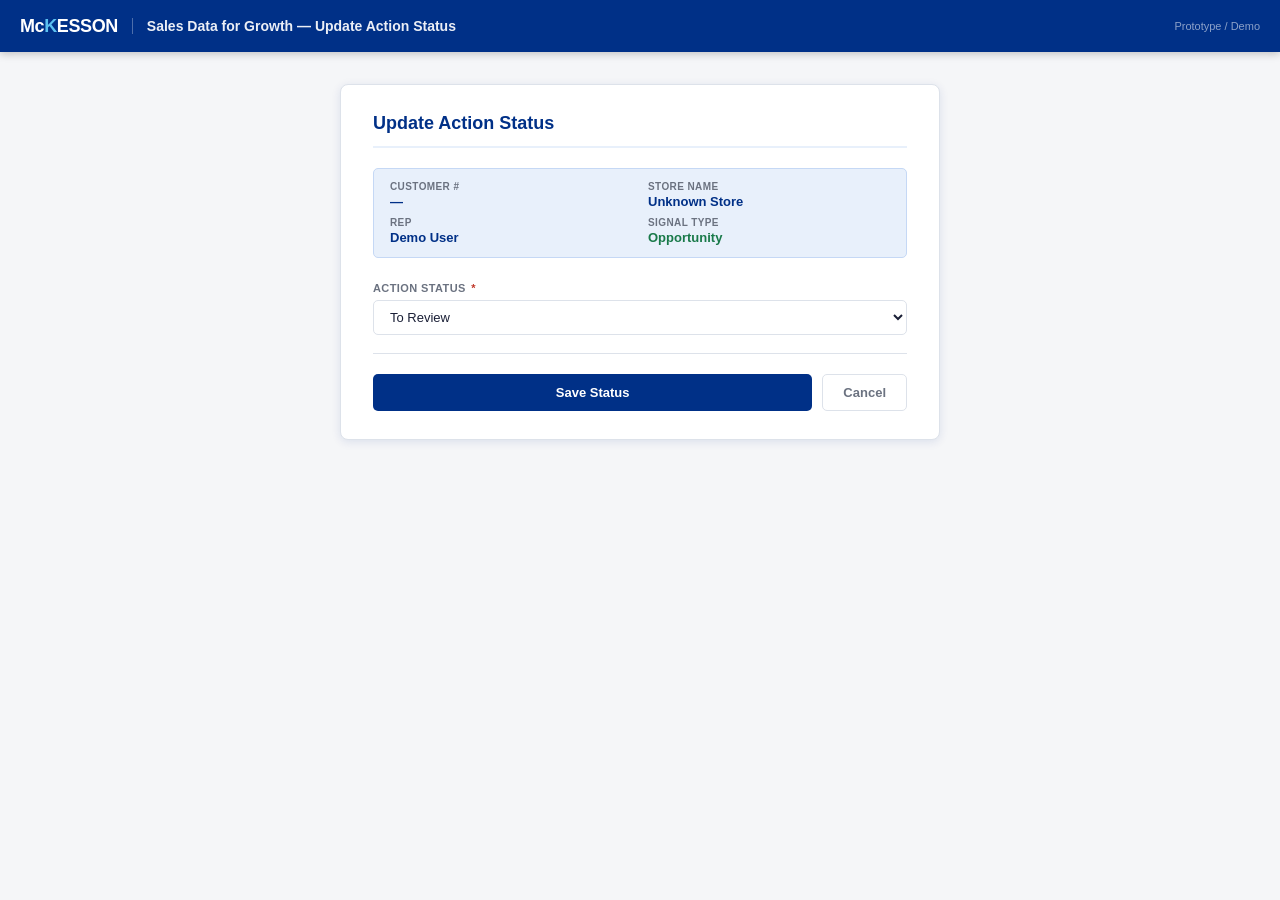
<file: action_update.html>
<!DOCTYPE html>
<html lang="en">
<head>
  <meta charset="UTF-8" />
  <meta name="viewport" content="width=device-width, initial-scale=1.0" />
  <title>Update Action Status — SDFG | McKesson Canada</title>
  <link rel="stylesheet" href="css/styles.css" />
  <style>
    .au-page {
      min-height: calc(100vh - 52px);
      background: var(--grey-light);
      display: flex;
      justify-content: center;
      padding: 32px 20px 60px;
    }
    .au-card {
      background: var(--white);
      border: 1px solid var(--grey-border);
      border-radius: 8px;
      box-shadow: var(--shadow);
      width: 100%;
      max-width: 600px;
      padding: 28px 32px;
      align-self: flex-start;
    }
    .au-card h2 {
      font-size: 18px;
      font-weight: 700;
      color: var(--blue-dark);
      margin-bottom: 20px;
      padding-bottom: 12px;
      border-bottom: 2px solid var(--blue-light);
    }
    .au-prefill {
      background: var(--blue-light);
      border: 1px solid #C5D8F5;
      border-radius: var(--radius);
      padding: 12px 16px;
      margin-bottom: 24px;
      display: grid;
      grid-template-columns: 1fr 1fr;
      gap: 8px 16px;
    }
    .au-prefill-item { display: flex; flex-direction: column; gap: 2px; }
    .au-prefill-lbl {
      font-size: 10px; font-weight: 700; text-transform: uppercase;
      letter-spacing: 0.4px; color: var(--grey-text);
    }
    .au-prefill-val { font-weight: 600; color: var(--blue-dark); font-size: 13px; }
    .au-prefill-val.risk { color: var(--red); }
    .au-prefill-val.opp  { color: var(--green); }

    .au-field { margin-bottom: 18px; }
    .au-field label {
      display: block;
      font-size: 11px; font-weight: 700; text-transform: uppercase;
      letter-spacing: 0.4px; color: var(--grey-text);
      margin-bottom: 6px;
    }
    .au-field label .req { color: var(--red); margin-left: 2px; }
    .au-select, .au-input {
      width: 100%;
      padding: 8px 12px;
      border: 1px solid var(--grey-border);
      border-radius: var(--radius);
      font-size: 13px;
      font-family: inherit;
      background: var(--white);
      color: var(--text);
      outline: none;
      transition: border-color 0.15s;
    }
    .au-select:focus, .au-input:focus {
      border-color: var(--blue-mid);
      box-shadow: 0 0 0 2px rgba(0,87,184,0.12);
    }
    .au-char-count { font-size: 10px; color: var(--grey-text); text-align: right; margin-top: 3px; }
    .au-error { color: var(--red); font-size: 11px; margin-top: 4px; display: none; }

    .au-actions {
      display: flex;
      gap: 10px;
      padding-top: 20px;
      border-top: 1px solid var(--grey-border);
      margin-top: 8px;
    }
    .au-btn-save {
      flex: 1;
      padding: 10px 24px;
      background: var(--blue-dark);
      color: var(--white);
      border: none;
      border-radius: var(--radius);
      font-size: 13px; font-weight: 700;
      cursor: pointer; font-family: inherit;
      transition: background 0.15s;
    }
    .au-btn-save:hover { background: var(--blue-mid); }
    .au-btn-cancel {
      padding: 10px 20px;
      background: var(--white);
      color: var(--grey-text);
      border: 1px solid var(--grey-border);
      border-radius: var(--radius);
      font-size: 13px; font-weight: 600;
      cursor: pointer; font-family: inherit;
      transition: background 0.15s;
    }
    .au-btn-cancel:hover { background: var(--grey-light); color: var(--text); }

    .au-hidden { display: none !important; }
  </style>
</head>
<body>

<header class="app-header">
  <div class="logo">Mc<span>K</span>ESSON</div>
  <div class="app-title">Sales Data for Growth — Update Action Status</div>
  <div class="app-meta">Prototype / Demo</div>
</header>

<div class="au-page">
  <div class="au-card">
    <h2>Update Action Status</h2>

    <!-- Read-only store context -->
    <div class="au-prefill">
      <div class="au-prefill-item">
        <span class="au-prefill-lbl">Customer #</span>
        <span class="au-prefill-val" id="au-store-id">—</span>
      </div>
      <div class="au-prefill-item">
        <span class="au-prefill-lbl">Store Name</span>
        <span class="au-prefill-val" id="au-store-name">—</span>
      </div>
      <div class="au-prefill-item">
        <span class="au-prefill-lbl">Rep</span>
        <span class="au-prefill-val" id="au-rep">—</span>
      </div>
      <div class="au-prefill-item">
        <span class="au-prefill-lbl">Signal Type</span>
        <span class="au-prefill-val" id="au-signal-type">—</span>
      </div>
    </div>

    <form id="au-form" novalidate>

      <!-- 1. Action Status -->
      <div class="au-field">
        <label for="au-status">Action Status <span class="req">*</span></label>
        <select id="au-status" class="au-select">
          <option value="To Review">To Review</option>
          <option value="Actioned">Actioned</option>
          <option value="Not Actionable (Permanent)">Not Actionable (Permanent)</option>
          <option value="Not Actionable (Temporary / Snooze)">Not Actionable (Temporary / Snooze)</option>
        </select>
      </div>

      <!-- 2. Reason Code (shown when status != To Review) -->
      <div class="au-field au-hidden" id="au-reason-group">
        <label for="au-reason">Reason Code <span class="req">*</span></label>
        <select id="au-reason" class="au-select">
          <option value="" disabled selected>— Select a reason —</option>
          <optgroup label="── Actioned" id="rg-actioned">
            <option>Contacted customer / discussed</option>
            <option>Follow-up planned</option>
            <option>Escalated internally (pricing/supply)</option>
            <option>Monitoring after discussion</option>
          </optgroup>
          <optgroup label="── Not Actionable (Temporary)" id="rg-temp">
            <option>Vendor blackout / competitor outage</option>
            <option>One-time bulk purchase / stocking event</option>
            <option>Temporary product availability issue</option>
            <option>Seasonal / temporary demand spike</option>
            <option>Already aware (temporary)</option>
          </optgroup>
          <optgroup label="── Not Actionable (Permanent)" id="rg-perm">
            <option>Market-driven / broad trend</option>
            <option>Low impact (small $ value)</option>
            <option>Already known / expected behaviour</option>
            <option>Contract limitation / customer constraint</option>
            <option>Not in rep control</option>
          </optgroup>
          <optgroup label="── Data Quality">
            <option>Suspected false positive</option>
            <option>Data inconsistency / data issue</option>
          </optgroup>
          <optgroup label="── Other">
            <option value="Other (free text required)">Other (free text required)</option>
          </optgroup>
        </select>
        <div class="au-error" id="au-reason-err">Please select a reason code.</div>
      </div>

      <!-- 3. Snooze Duration (shown when status = Temporary / Snooze) -->
      <div class="au-field au-hidden" id="au-snooze-group">
        <label for="au-snooze-dur">Snooze Duration <span class="req">*</span></label>
        <select id="au-snooze-dur" class="au-select">
          <option value="1">1 week</option>
          <option value="2" selected>2 weeks</option>
          <option value="4">4 weeks</option>
          <option value="custom">Custom date</option>
        </select>
      </div>

      <!-- 3b. Custom snooze date (shown when snooze_duration = custom) -->
      <div class="au-field au-hidden" id="au-snooze-date-group">
        <label for="au-snooze-date">Snooze Until <span class="req">*</span></label>
        <input type="date" id="au-snooze-date" class="au-input" />
        <div class="au-error" id="au-snooze-date-err">Please select a future date.</div>
      </div>

      <!-- 4. Other reason text (shown when reason = Other) -->
      <div class="au-field au-hidden" id="au-other-group">
        <label for="au-other-text">Other Reason <span class="req">*</span></label>
        <input type="text" id="au-other-text" class="au-input" maxlength="150"
               placeholder="Briefly describe the reason (max 150 characters)" />
        <div class="au-char-count"><span id="au-char-used">0</span> / 150</div>
        <div class="au-error" id="au-other-err">Please enter a reason (required when Other is selected).</div>
      </div>

      <div class="au-actions">
        <button type="submit" class="au-btn-save">Save Status</button>
        <button type="button" class="au-btn-cancel" id="au-cancel-btn">Cancel</button>
      </div>

    </form>
  </div>
</div>

<script>
(function () {
  'use strict';

  const ACTIONS_KEY = 'sdfg_store_actions';

  // ── Parse URL params ────────────────────────────────────────────────────────
  const params        = new URLSearchParams(location.search);
  const storeId       = params.get('store_id')      || '';
  const storeName     = params.get('store_name')    || 'Unknown Store';
  const rep           = params.get('rep')           || 'Demo User';
  const signalType    = params.get('signal_type')   || 'Opportunity';
  const returnTab     = params.get('return_tab')    || 'primary-opp';
  const returnWorklist = params.get('worklist_view') || 'to-review';

  // ── Prefill read-only display ────────────────────────────────────────────
  document.getElementById('au-store-id').textContent   = storeId   || '—';
  document.getElementById('au-store-name').textContent = storeName;
  document.getElementById('au-rep').textContent        = rep;
  const sigEl = document.getElementById('au-signal-type');
  sigEl.textContent = signalType;
  sigEl.className   = 'au-prefill-val ' + (signalType === 'Risk' ? 'risk' : 'opp');

  // ── Load actions from localStorage ──────────────────────────────────────
  function loadActions() {
    try { return JSON.parse(localStorage.getItem(ACTIONS_KEY) || '{}'); }
    catch (e) { return {}; }
  }
  const existingAction = storeId ? (loadActions()[storeId] || null) : null;

  // ── Element refs ─────────────────────────────────────────────────────────
  const fmStatus      = document.getElementById('au-status');
  const fmReason      = document.getElementById('au-reason');
  const fmSnoozeDur   = document.getElementById('au-snooze-dur');
  const fmSnoozeDate  = document.getElementById('au-snooze-date');
  const fmOtherText   = document.getElementById('au-other-text');
  const grpReason     = document.getElementById('au-reason-group');
  const grpSnooze     = document.getElementById('au-snooze-group');
  const grpSnoozeDate = document.getElementById('au-snooze-date-group');
  const grpOther      = document.getElementById('au-other-group');
  const rgActioned    = document.getElementById('rg-actioned');
  const rgTemp        = document.getElementById('rg-temp');
  const rgPerm        = document.getElementById('rg-perm');

  // Set min date for date picker (tomorrow)
  const tomorrow = new Date();
  tomorrow.setDate(tomorrow.getDate() + 1);
  fmSnoozeDate.min = tomorrow.toISOString().slice(0, 10);

  // ── Visibility logic ──────────────────────────────────────────────────────
  function updateVisibility() {
    const status = fmStatus.value;

    // Reason group: visible when status != To Review
    grpReason.classList.toggle('au-hidden', status === 'To Review');

    // Filter relevant reason optgroups
    rgActioned.style.display = (status === 'Actioned')                                   ? '' : 'none';
    rgTemp.style.display     = (status === 'Not Actionable (Temporary / Snooze)')        ? '' : 'none';
    rgPerm.style.display     = (status === 'Not Actionable (Permanent)')                 ? '' : 'none';

    // Snooze group: visible only for Temporary
    grpSnooze.classList.toggle('au-hidden', status !== 'Not Actionable (Temporary / Snooze)');

    if (status !== 'Not Actionable (Temporary / Snooze)') {
      grpSnoozeDate.classList.add('au-hidden');
    } else {
      updateSnoozeVisibility();
    }

    updateOtherVisibility();
  }

  function updateSnoozeVisibility() {
    const dur = fmSnoozeDur.value;
    grpSnoozeDate.classList.toggle('au-hidden', dur !== 'custom');
    if (dur !== 'custom') {
      const d = new Date();
      d.setDate(d.getDate() + parseInt(dur, 10) * 7);
      fmSnoozeDate.value = d.toISOString().slice(0, 10);
    } else {
      fmSnoozeDate.value = '';
    }
  }

  function updateOtherVisibility() {
    const isOther = fmReason.value === 'Other (free text required)';
    grpOther.classList.toggle('au-hidden', !isOther);
    if (!isOther) { fmOtherText.value = ''; document.getElementById('au-char-used').textContent = '0'; }
  }

  // ── Pre-populate from existing action ────────────────────────────────────
  if (existingAction) {
    // Support legacy 'New' value saved before rename
    const savedStatus = existingAction.action_status === 'New' ? 'To Review' : existingAction.action_status;
    if (savedStatus) fmStatus.value = savedStatus;
    updateVisibility();
    if (existingAction.reason_code) {
      fmReason.value = existingAction.reason_code;
      updateOtherVisibility();
    }
    if (existingAction.snooze_until) {
      fmSnoozeDur.value  = 'custom';
      fmSnoozeDate.value = existingAction.snooze_until;
      grpSnoozeDate.classList.remove('au-hidden');
    }
    if (existingAction.reason_other_text) {
      fmOtherText.value = existingAction.reason_other_text;
      document.getElementById('au-char-used').textContent = existingAction.reason_other_text.length;
    }
  } else {
    updateVisibility();
  }

  // ── Event listeners ───────────────────────────────────────────────────────
  fmStatus.addEventListener('change', () => {
    fmReason.value = '';
    updateVisibility();
  });
  fmSnoozeDur.addEventListener('change', updateSnoozeVisibility);
  fmReason.addEventListener('change', updateOtherVisibility);
  fmOtherText.addEventListener('input', () => {
    document.getElementById('au-char-used').textContent = fmOtherText.value.length;
  });

  // ── Cancel ────────────────────────────────────────────────────────────────
  document.getElementById('au-cancel-btn').addEventListener('click', () => {
    window.location.href = 'index.html?return_tab=' + encodeURIComponent(returnTab)
      + '&worklist_view=' + encodeURIComponent(returnWorklist);
  });

  // ── Submit ────────────────────────────────────────────────────────────────
  document.getElementById('au-form').addEventListener('submit', function (e) {
    e.preventDefault();
    const status = fmStatus.value;
    let valid = true;

    // Validate reason code
    if (status !== 'To Review') {
      const reasonErr = document.getElementById('au-reason-err');
      if (!fmReason.value) {
        reasonErr.style.display = 'block'; valid = false;
      } else {
        reasonErr.style.display = 'none';
      }
    }

    // Validate custom snooze date
    const today = new Date().toISOString().slice(0, 10);
    if (status === 'Not Actionable (Temporary / Snooze)' && fmSnoozeDur.value === 'custom') {
      const dateErr = document.getElementById('au-snooze-date-err');
      if (!fmSnoozeDate.value || fmSnoozeDate.value <= today) {
        dateErr.style.display = 'block'; valid = false;
      } else {
        dateErr.style.display = 'none';
      }
    }

    // Validate other reason text
    if (fmReason.value === 'Other (free text required)') {
      const otherErr = document.getElementById('au-other-err');
      if (!fmOtherText.value.trim()) {
        otherErr.style.display = 'block'; valid = false;
      } else {
        otherErr.style.display = 'none';
      }
    }

    if (!valid) return;

    // ── Compute snooze_until ──────────────────────────────────────────────
    let snoozeUntil = '';
    if (status === 'Not Actionable (Temporary / Snooze)') {
      if (fmSnoozeDur.value === 'custom') {
        snoozeUntil = fmSnoozeDate.value;
      } else {
        const d = new Date();
        d.setDate(d.getDate() + parseInt(fmSnoozeDur.value, 10) * 7);
        snoozeUntil = d.toISOString().slice(0, 10);
      }
    }

    // ── Build record ──────────────────────────────────────────────────────
    const now = new Date().toISOString();
    const allActions   = loadActions();
    const prevRecord   = allActions[storeId] || {};
    const newRecord    = {
      action_status:     status,
      reason_code:       status !== 'To Review' ? fmReason.value : '',
      reason_other_text: fmReason.value === 'Other (free text required)'
                           ? fmOtherText.value.trim().slice(0, 150) : '',
      snooze_until:      snoozeUntil,
      created_timestamp: prevRecord.created_timestamp || now,
      updated_timestamp: now,
      updated_by:        rep || 'Demo User'
    };

    // ── Persist ───────────────────────────────────────────────────────────
    if (storeId) {
      allActions[storeId] = newRecord;
      try {
        localStorage.setItem(ACTIONS_KEY, JSON.stringify(allActions));
      } catch (err) {
        alert('Could not save to browser storage: ' + err.message);
        return;
      }
    }

    // ── Redirect back ─────────────────────────────────────────────────────
    window.location.href = 'index.html?status_updated=1'
      + '&store_name=' + encodeURIComponent(storeName)
      + '&return_tab=' + encodeURIComponent(returnTab)
      + '&worklist_view=' + encodeURIComponent(returnWorklist);
  });

})();
</script>

</body>
</html>
</file>
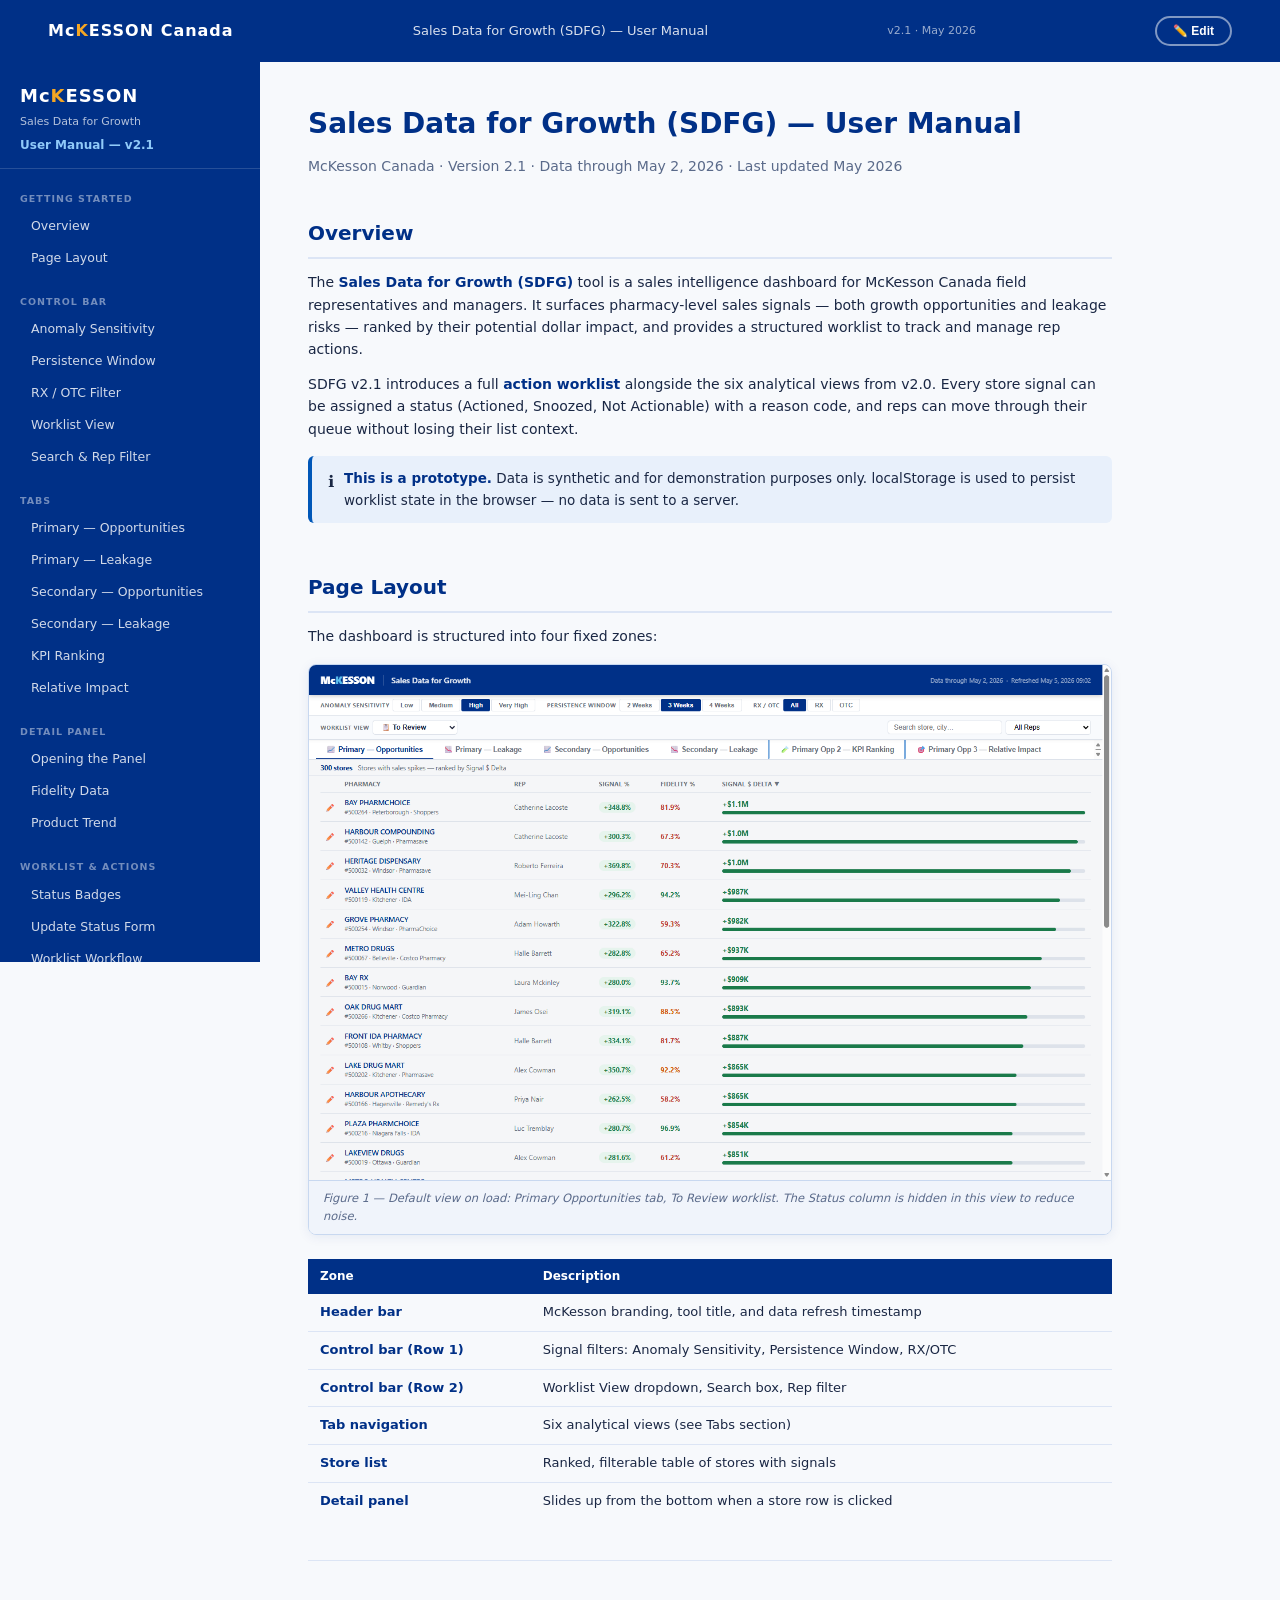
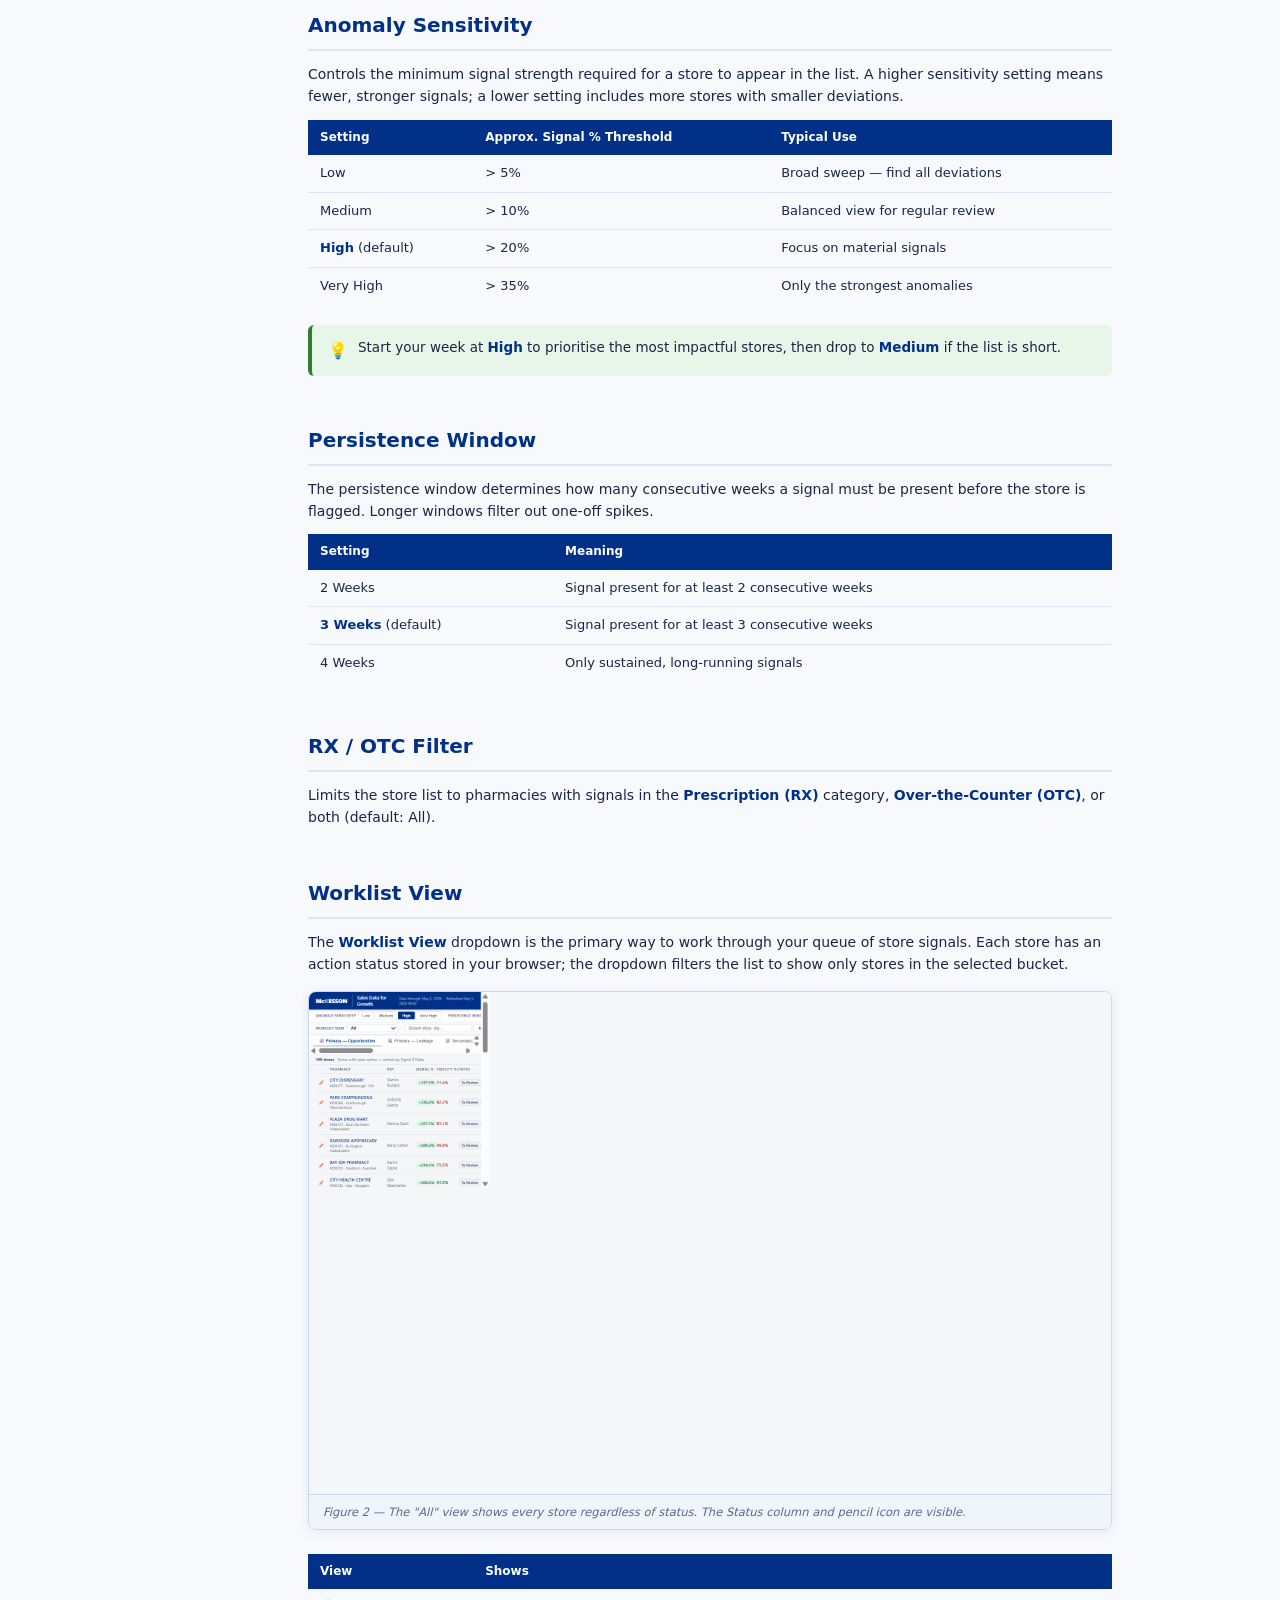
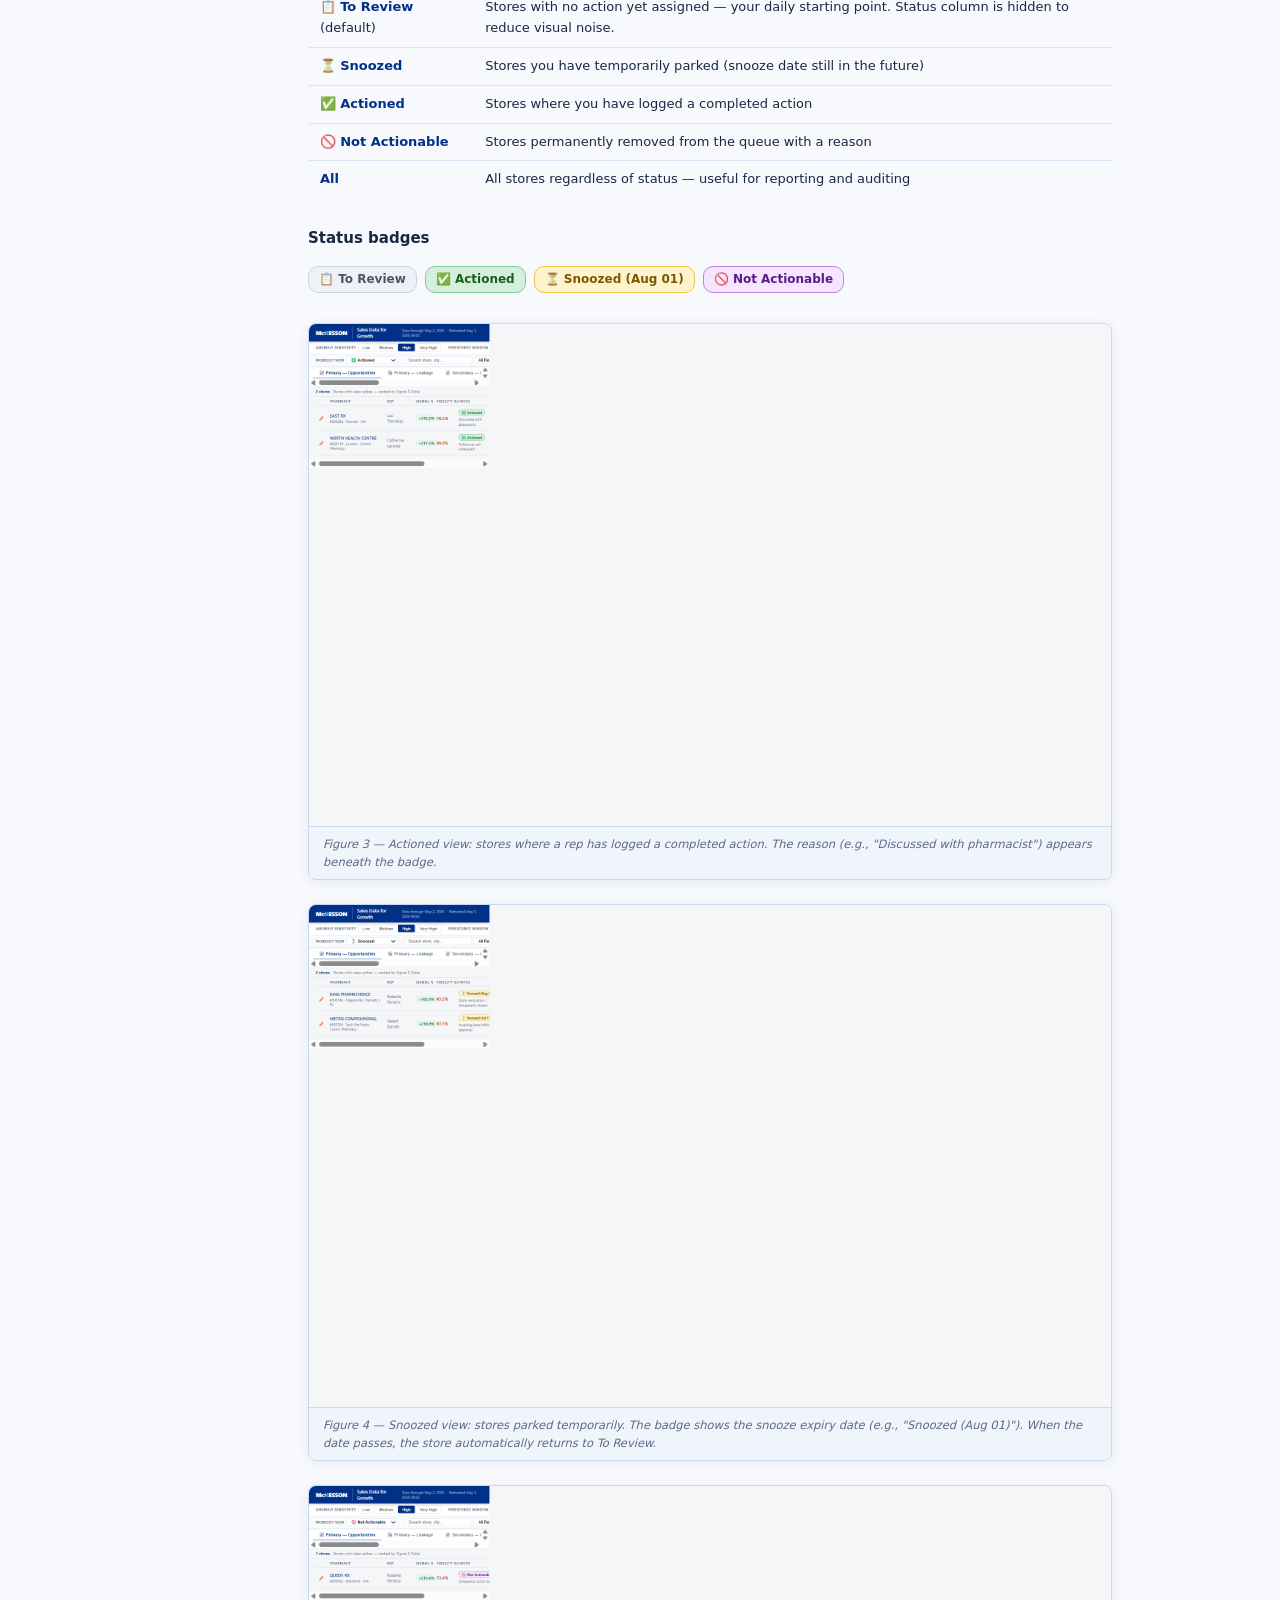
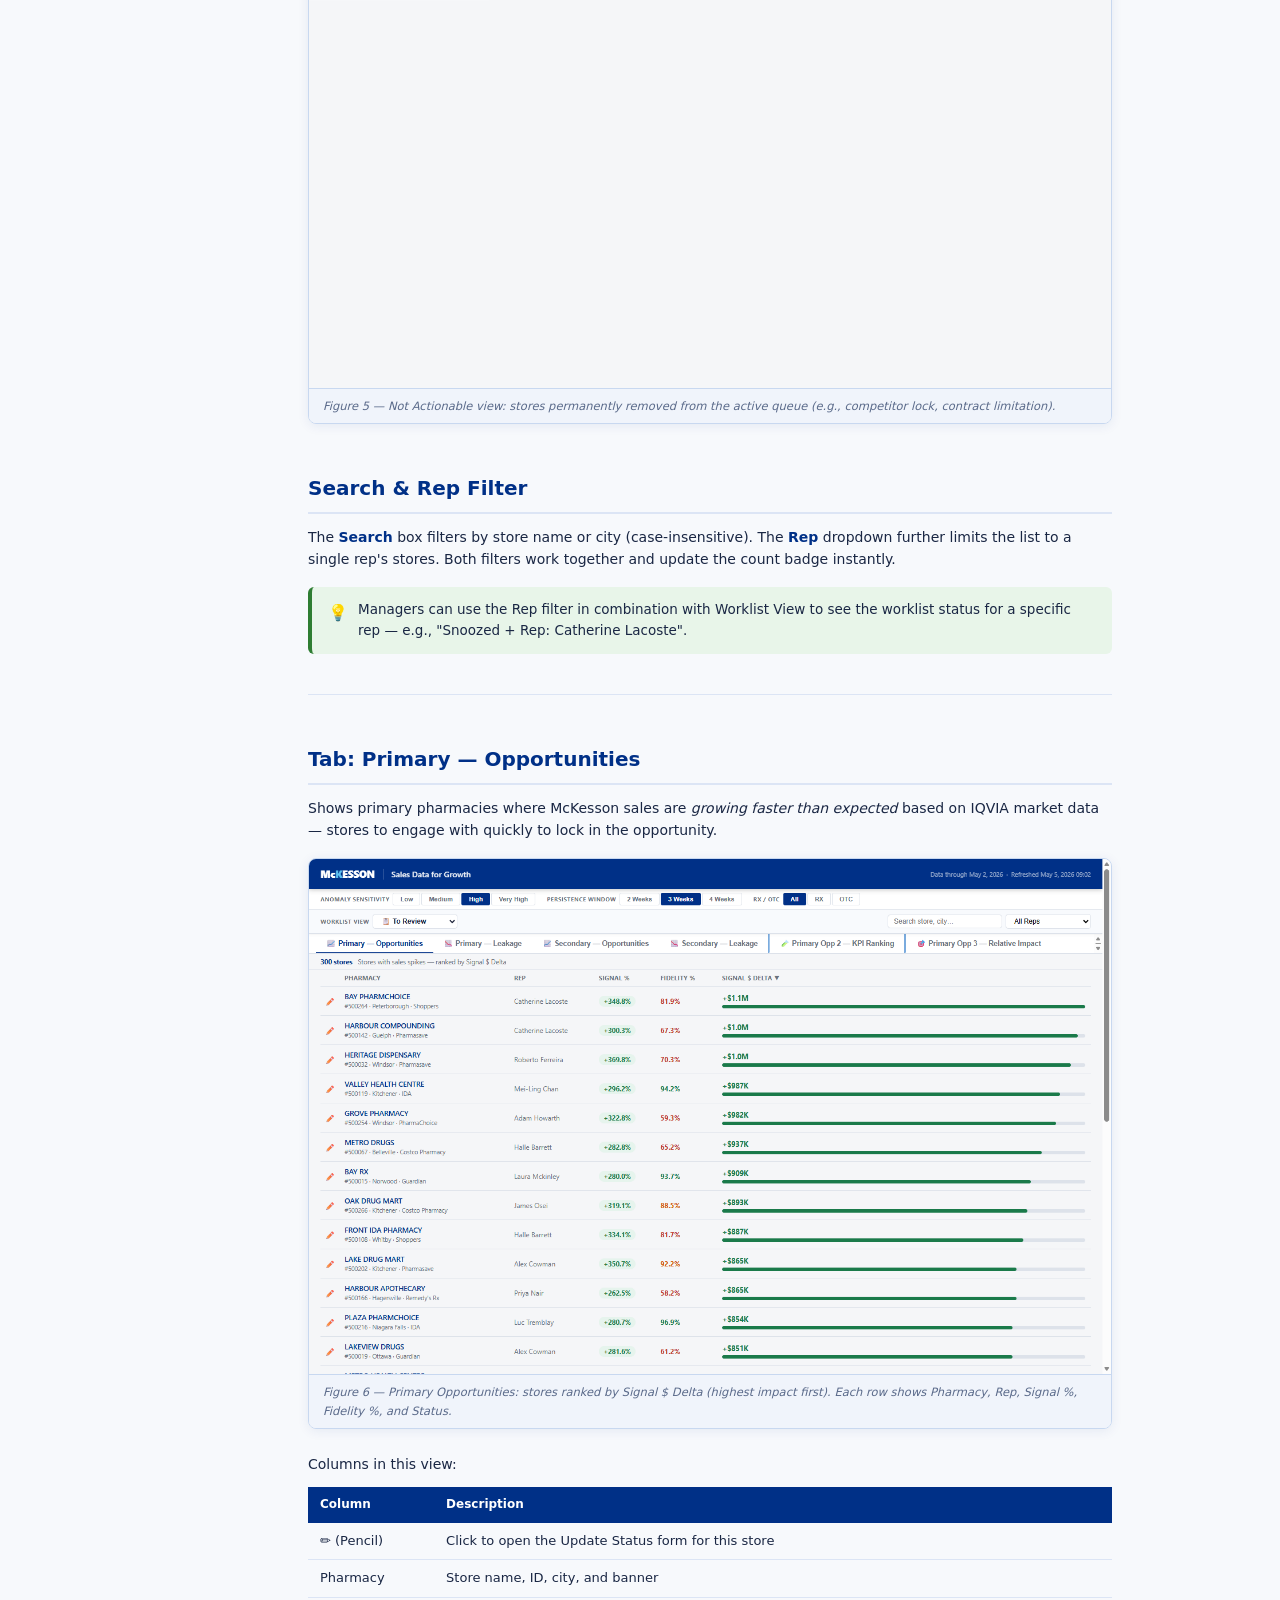
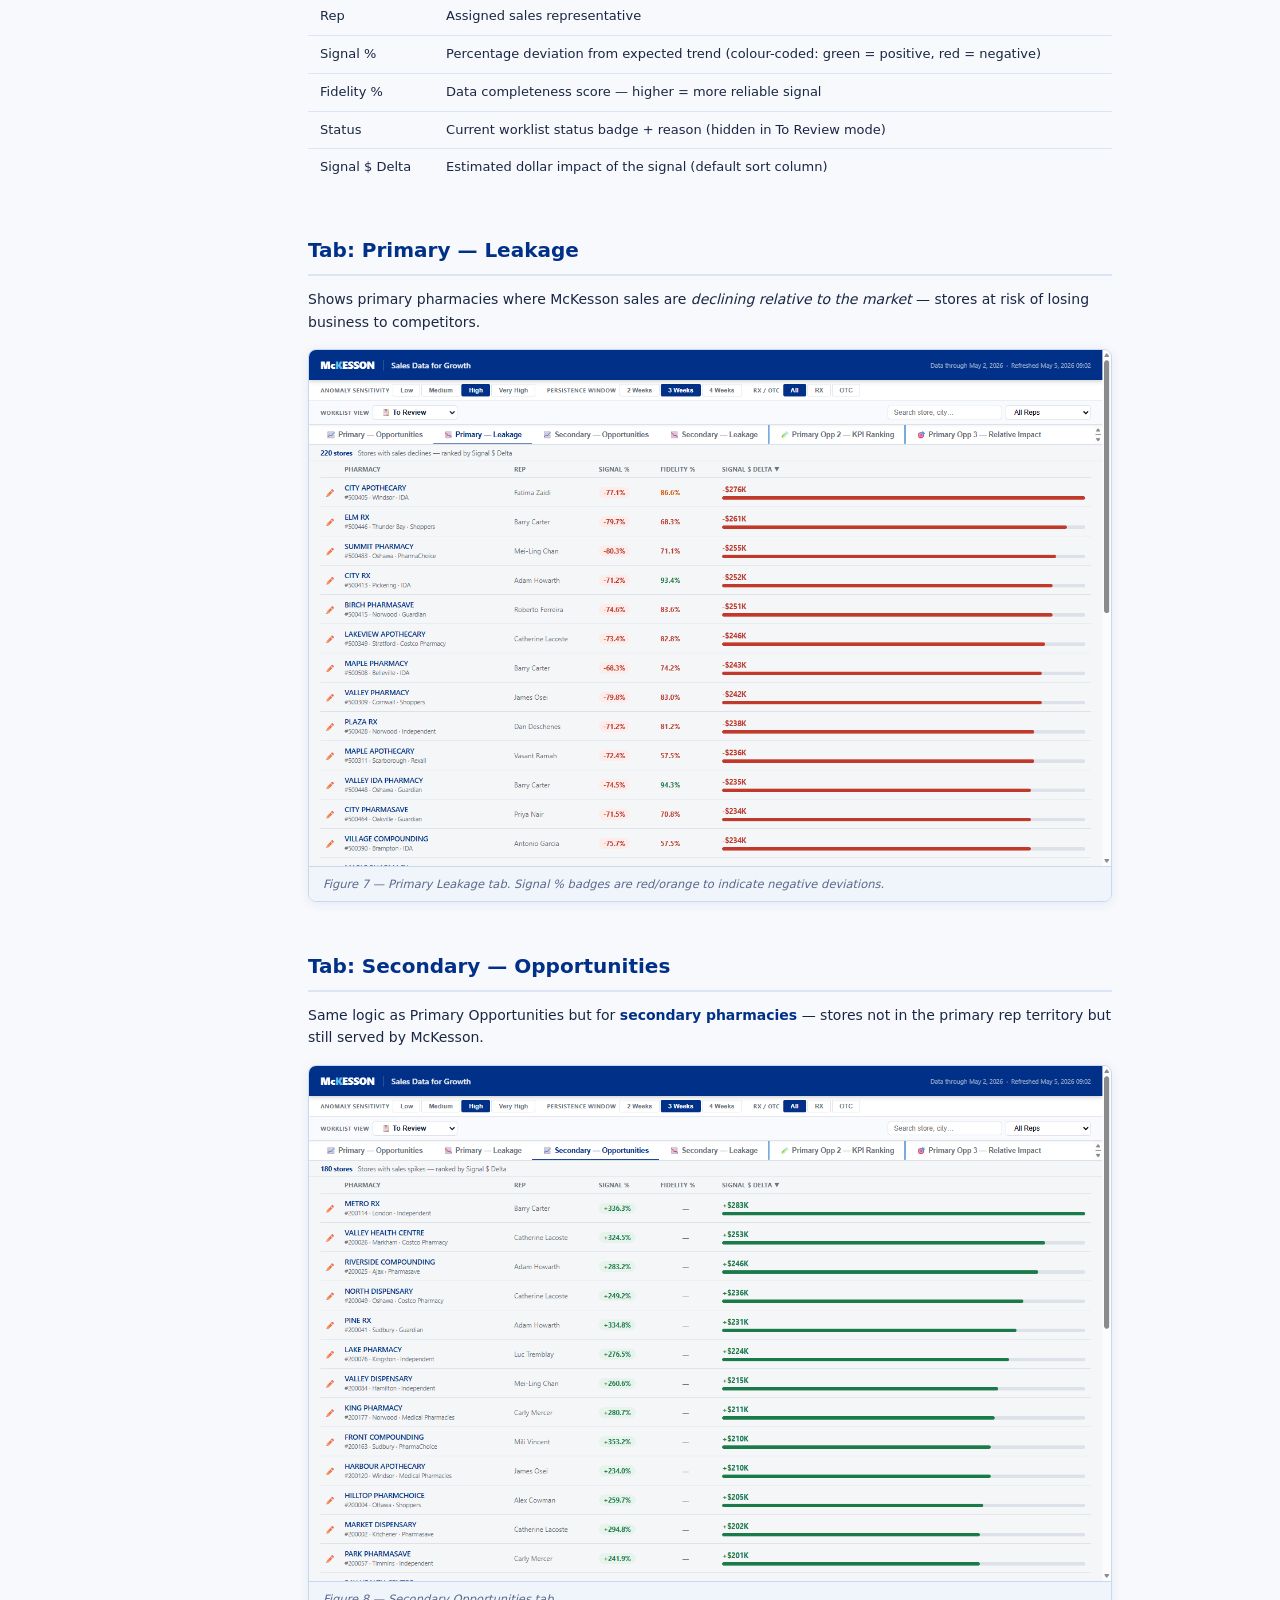
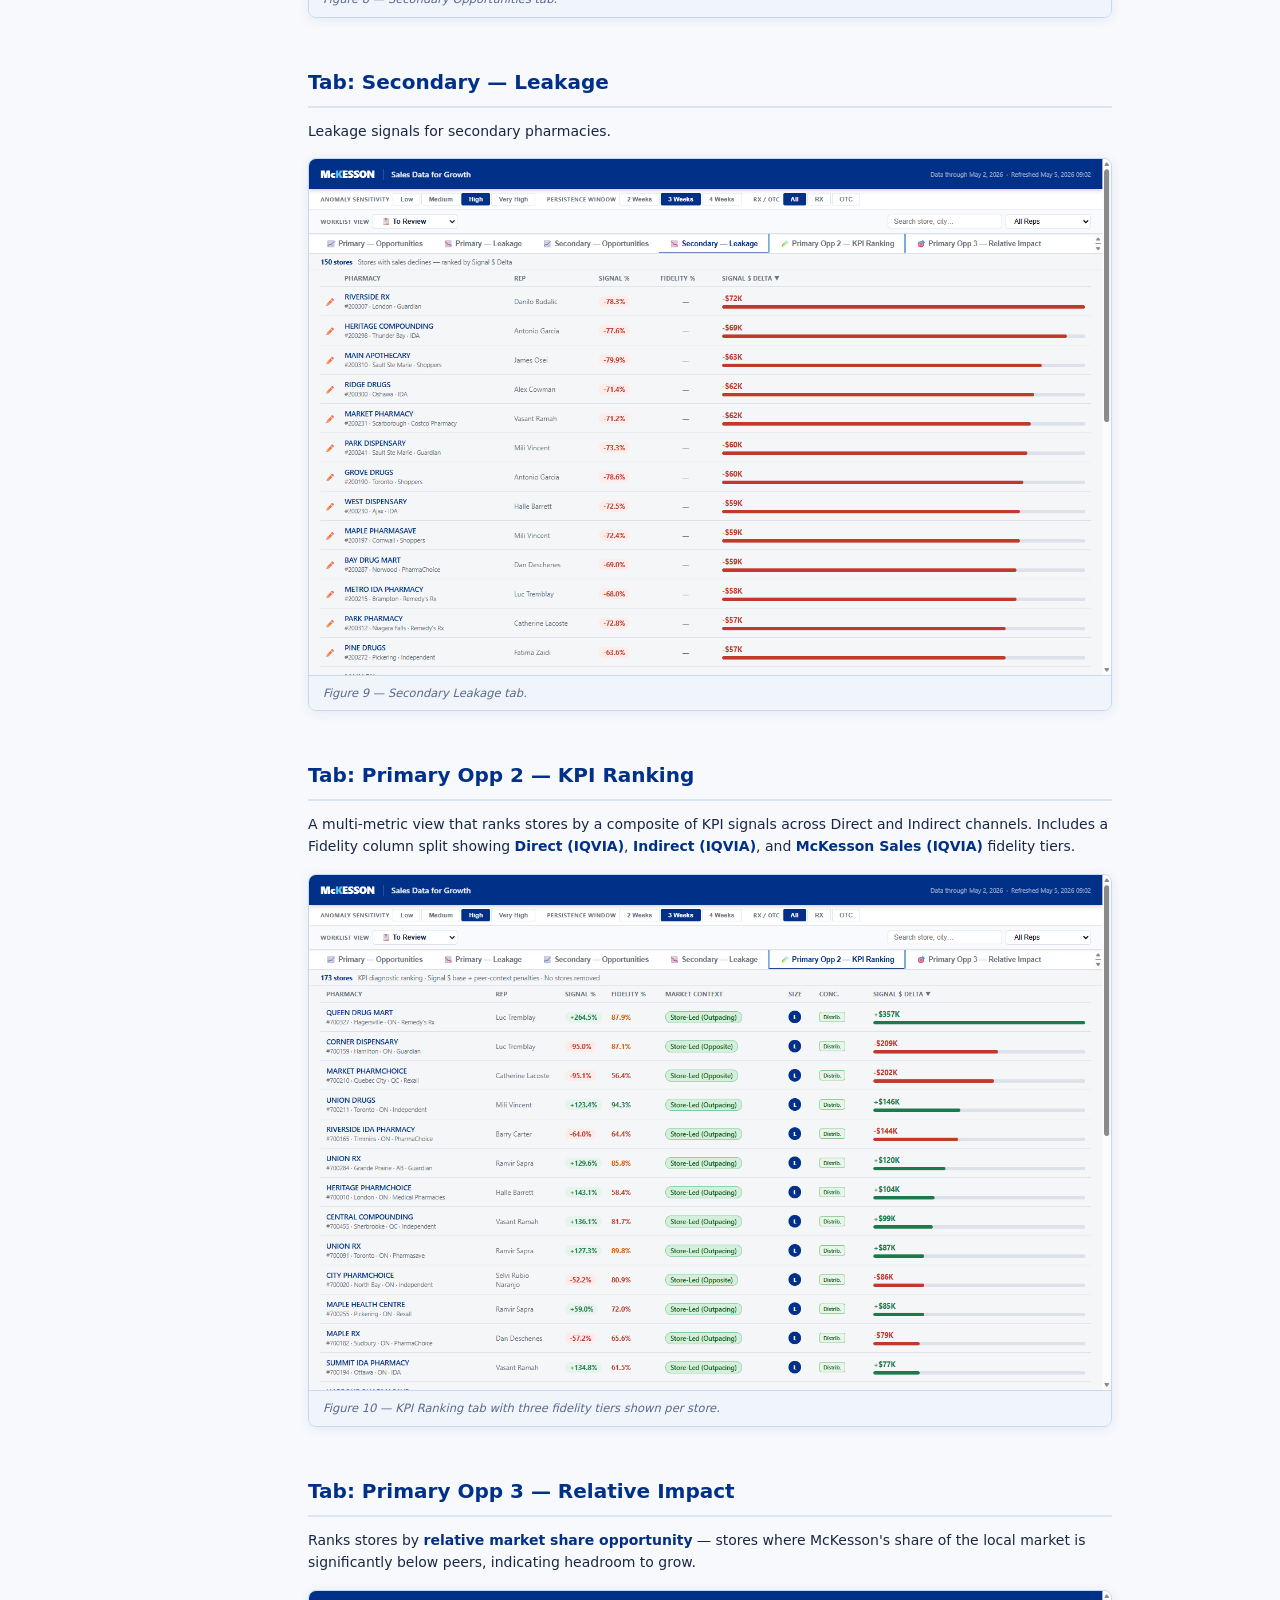
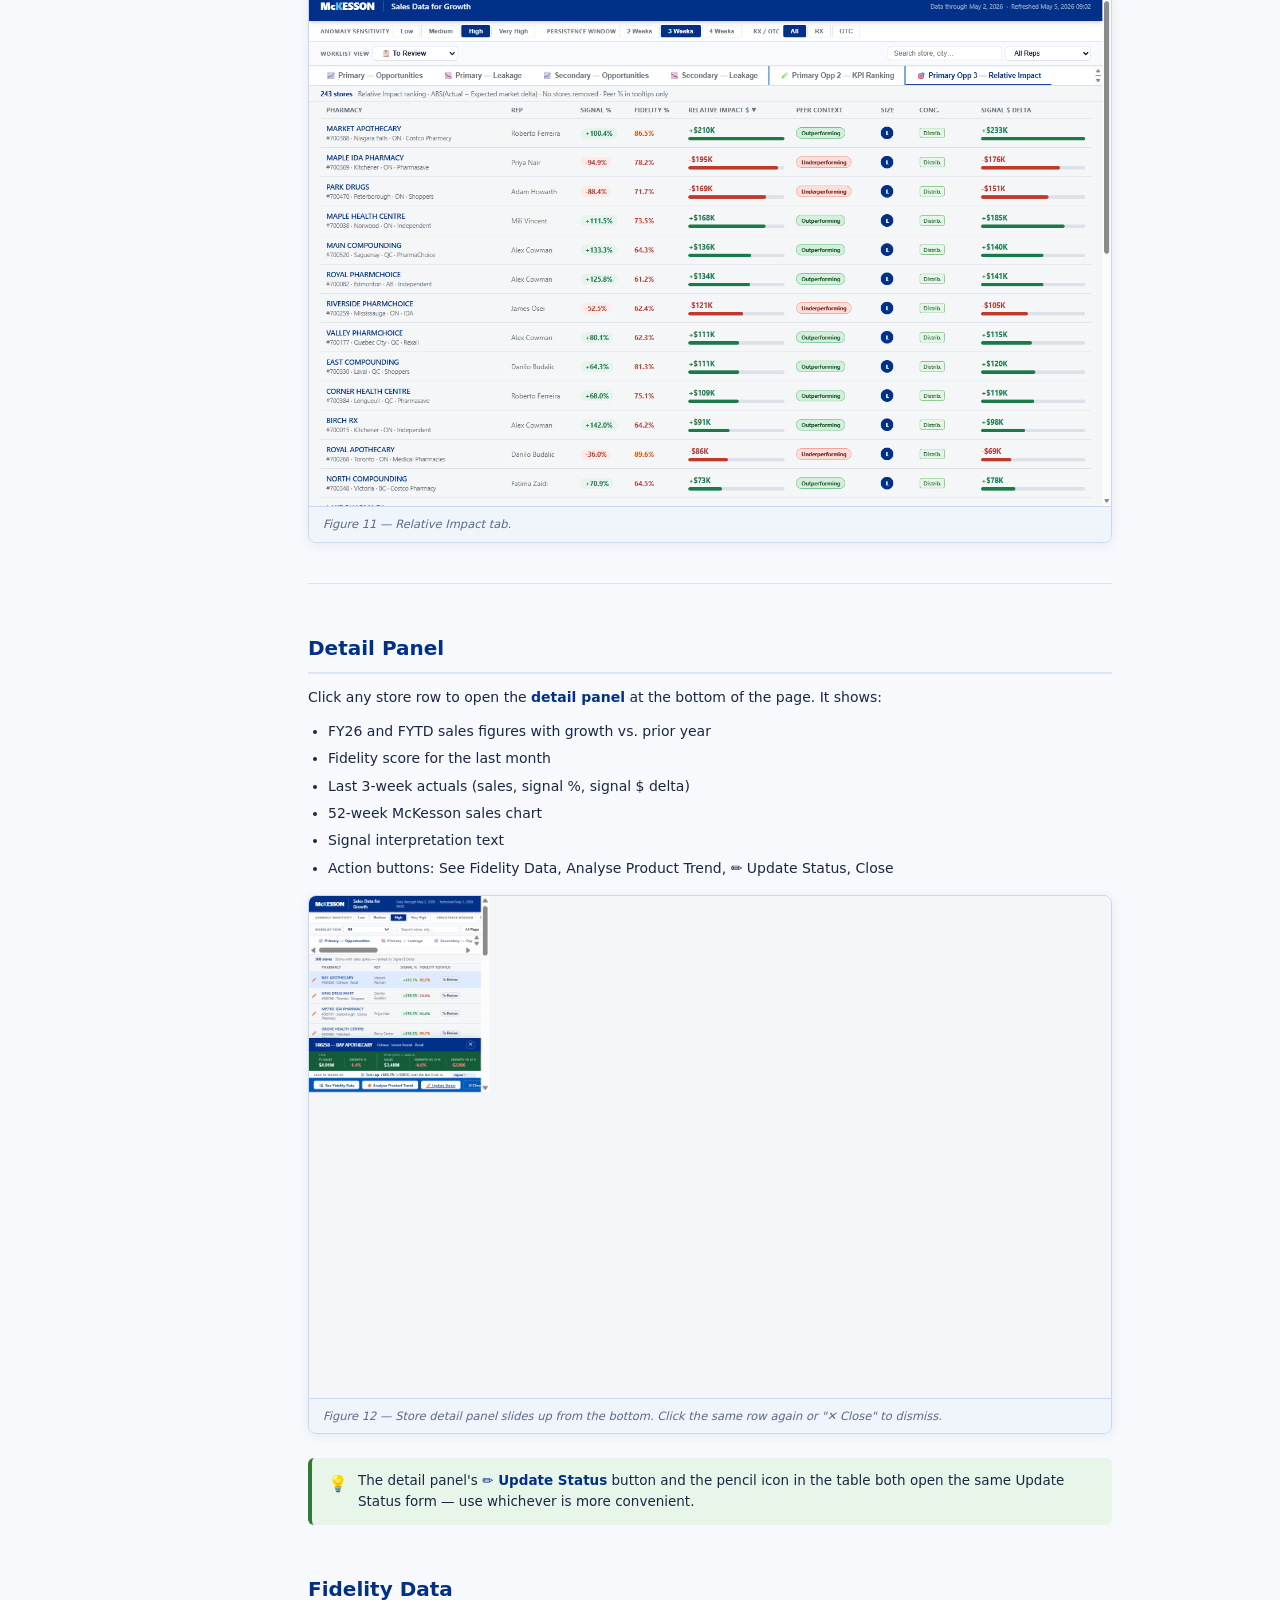
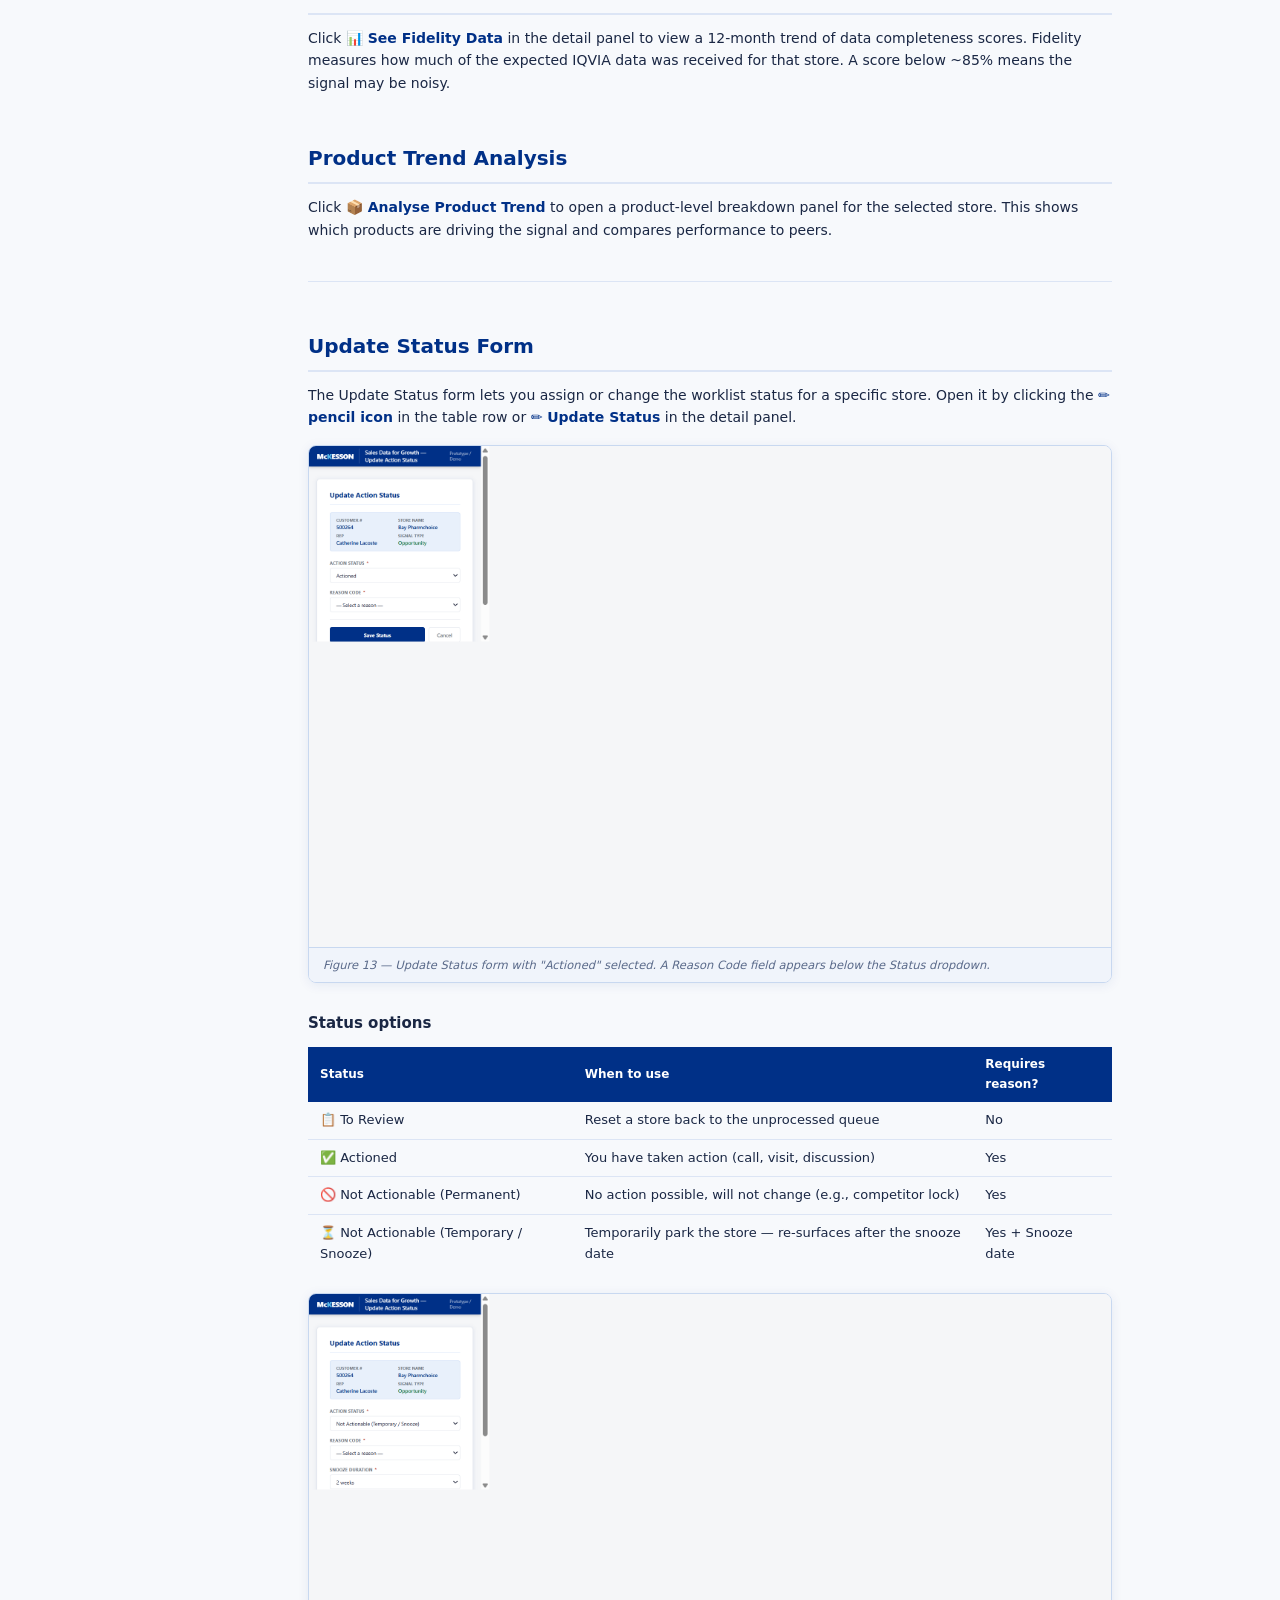
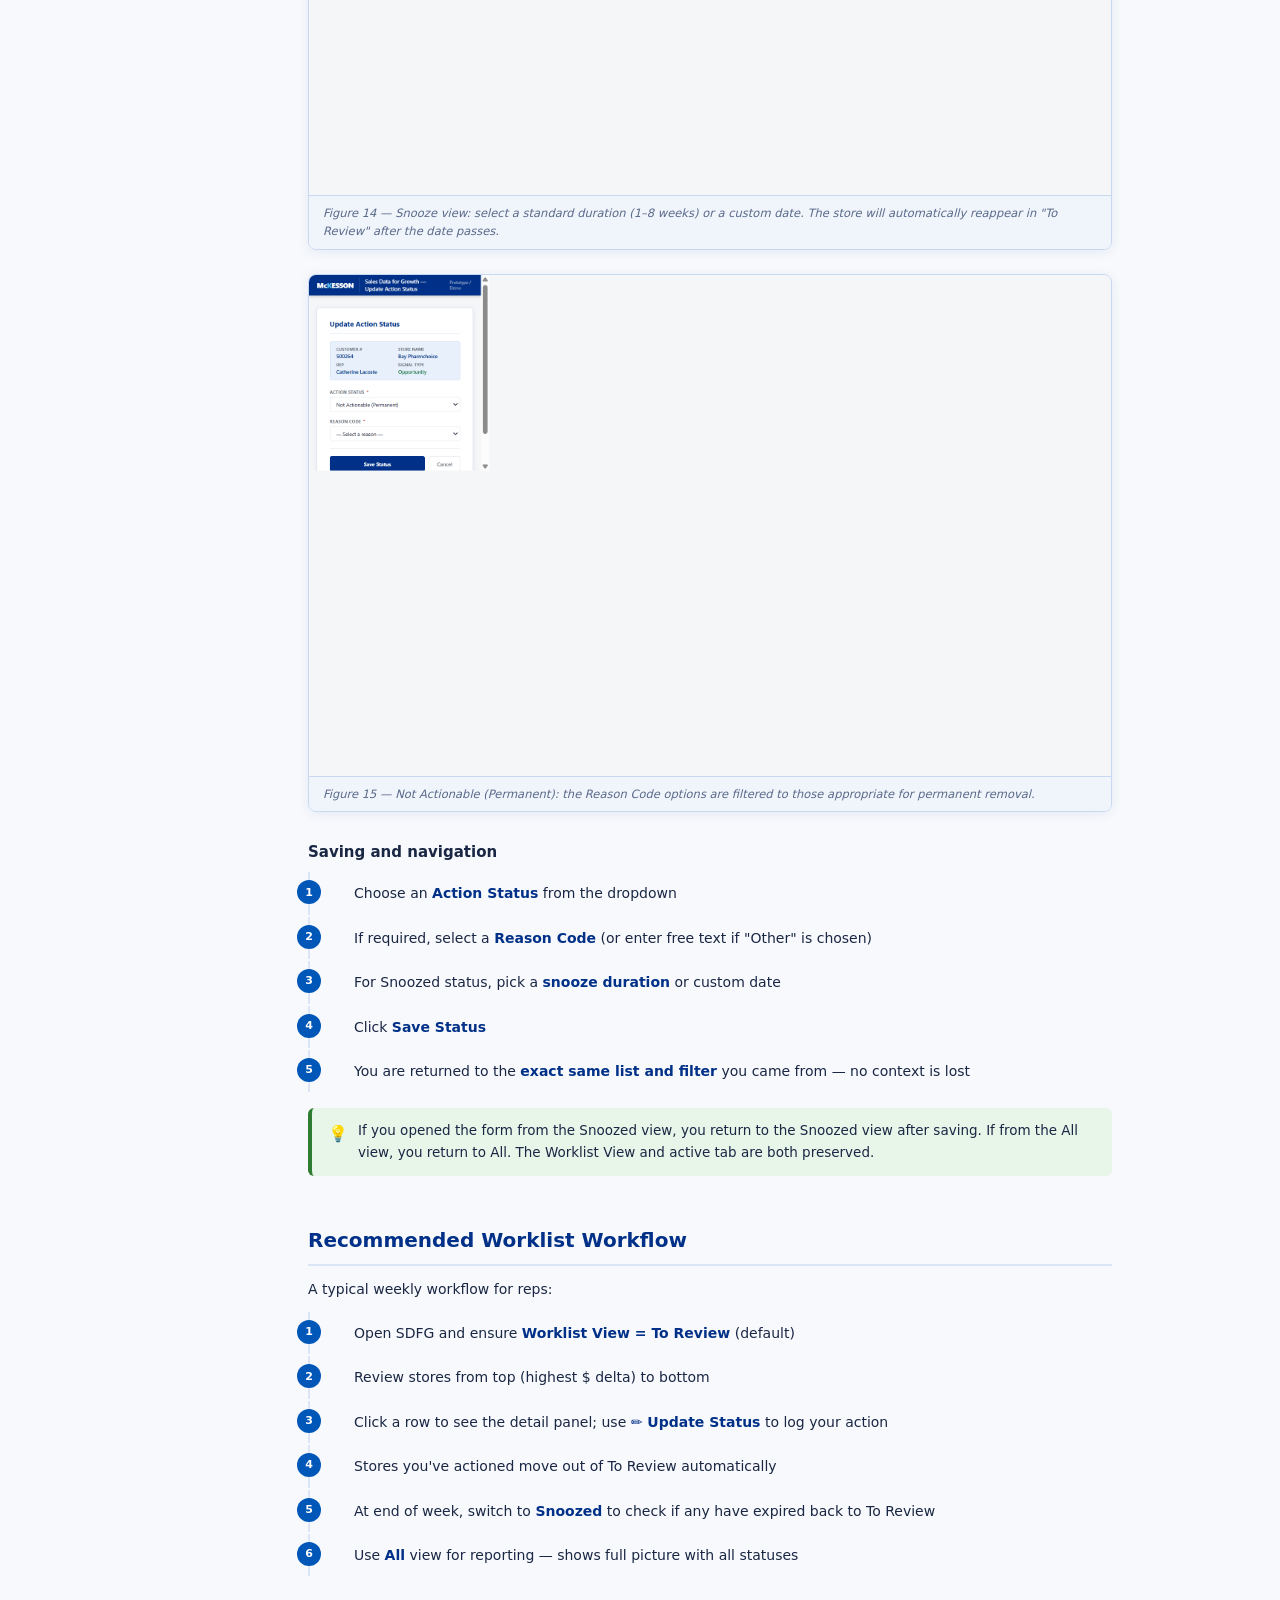
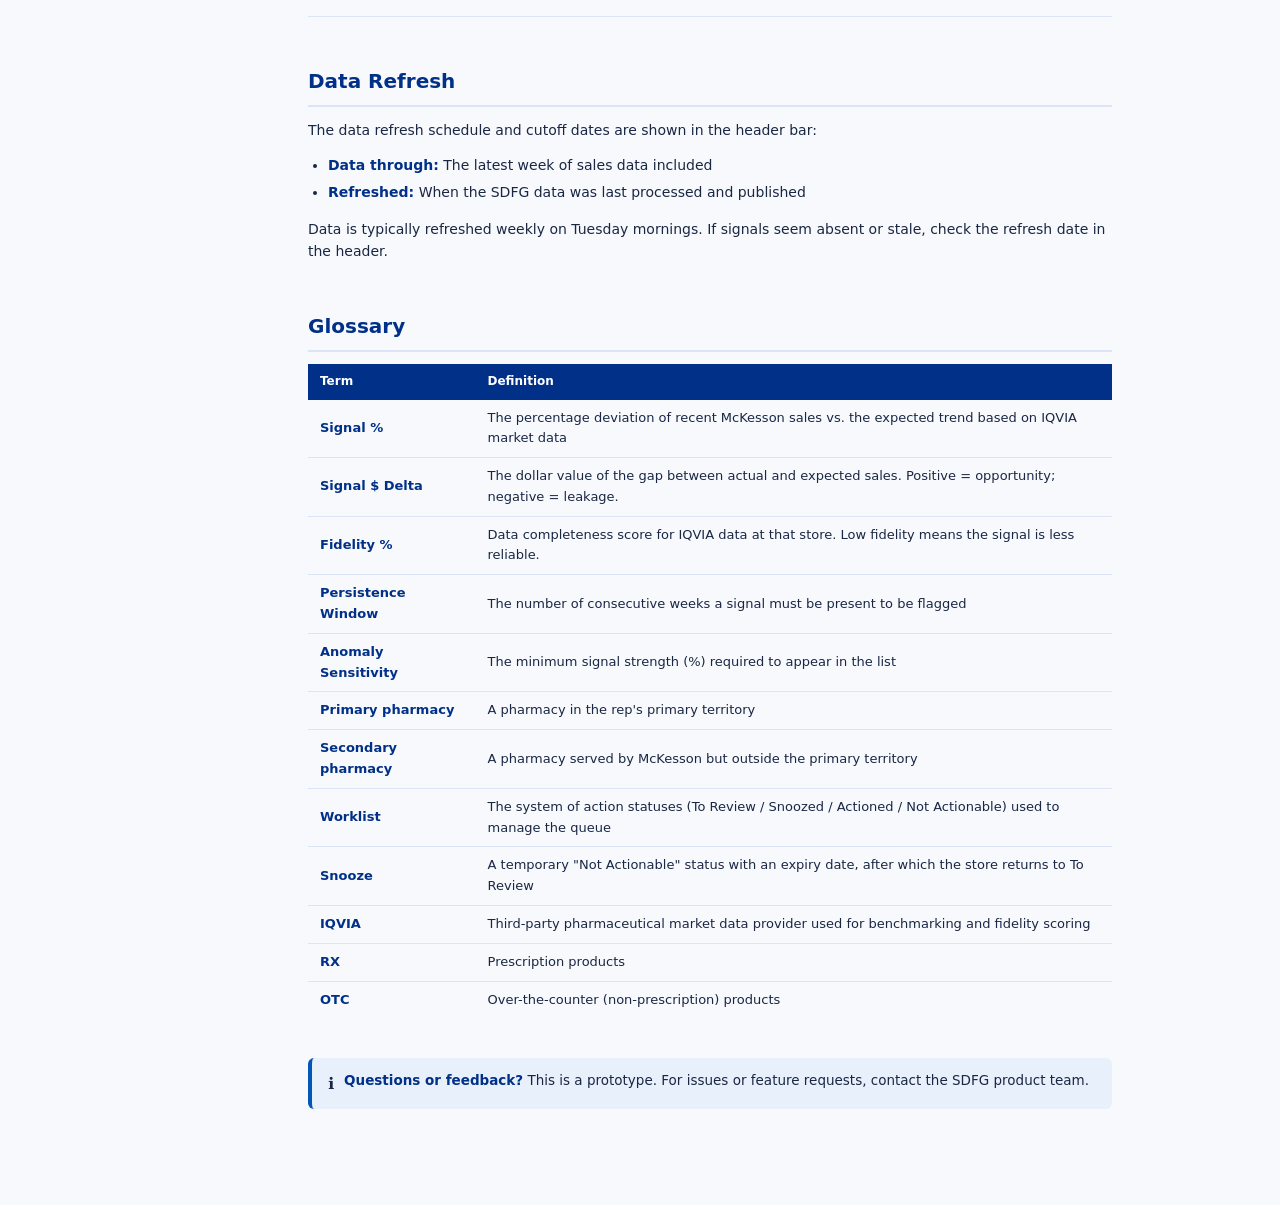
<file: user-manual.html>
<!DOCTYPE html>
<html lang="en">
<head>
  <meta charset="UTF-8" />
  <meta name="viewport" content="width=device-width, initial-scale=1.0" />
  <title>SDFG v2.1 — User Manual | McKesson Canada</title>
  <style>
    :root {
      --blue-dark: #003087;
      --blue-mid:  #0057B8;
      --blue-light: #E8F0FB;
      --green:  #1B5E20;
      --green-bg: #D4F0DC;
      --orange: #7A5800;
      --orange-bg: #FFF3CD;
      --purple: #5B1A8A;
      --purple-bg: #F5E6FF;
      --grey:   #4A5568;
      --grey-bg: #EEF2F8;
      --white: #fff;
      --text: #1A2744;
      --font: 'Segoe UI', system-ui, sans-serif;
      --radius: 6px;
    }
    * { box-sizing: border-box; margin: 0; padding: 0; }
    body { font-family: var(--font); color: var(--text); background: #F7F9FC; line-height: 1.6; }

    /* Sidebar TOC */
    .layout { display: flex; min-height: 100vh; }
    .sidebar {
      width: 260px; min-width: 260px; background: var(--blue-dark); color: #fff;
      position: sticky; top: 0; height: 100vh; overflow-y: auto;
      padding: 0 0 32px;
      scrollbar-width: thin; scrollbar-color: rgba(255,255,255,0.2) transparent;
    }
    .sidebar-logo {
      padding: 20px 20px 12px;
      border-bottom: 1px solid rgba(255,255,255,0.15);
      margin-bottom: 8px;
    }
    .sidebar-logo .logo-mck { font-size: 18px; font-weight: 900; letter-spacing: 1px; }
    .sidebar-logo .logo-mck span { color: #F5A623; }
    .sidebar-logo .logo-sub { font-size: 11px; opacity: 0.7; margin-top: 2px; }
    .sidebar-logo .logo-manual { font-size: 12px; font-weight: 700; color: #90CAF9; margin-top: 6px; }
    .toc-section { padding: 6px 0; }
    .toc-group-label {
      padding: 8px 20px 4px;
      font-size: 9.5px; font-weight: 700; text-transform: uppercase;
      letter-spacing: 1px; color: rgba(255,255,255,0.45);
    }
    .toc-link {
      display: block; padding: 6px 20px 6px 28px;
      font-size: 12.5px; color: rgba(255,255,255,0.82); text-decoration: none;
      border-left: 3px solid transparent; transition: all 0.1s;
    }
    .toc-link:hover, .toc-link.active {
      color: #fff; background: rgba(255,255,255,0.08);
      border-left-color: #F5A623;
    }

    /* Main content */
    .main { flex: 1; max-width: 900px; padding: 40px 48px 80px; }
    h1 { font-size: 28px; font-weight: 800; color: var(--blue-dark); margin-bottom: 8px; }
    .manual-subtitle { font-size: 14px; color: #5A6A8A; margin-bottom: 40px; }
    h2 {
      font-size: 20px; font-weight: 700; color: var(--blue-dark);
      margin: 48px 0 12px; padding-bottom: 8px;
      border-bottom: 2px solid #DCE5F5;
    }
    h2:first-of-type { margin-top: 0; }
    h3 { font-size: 15px; font-weight: 700; color: var(--text); margin: 28px 0 8px; }
    p { margin-bottom: 12px; font-size: 14px; }
    ul, ol { margin: 0 0 14px 20px; font-size: 14px; }
    li { margin-bottom: 5px; }
    strong { color: var(--blue-dark); }

    /* Screenshot blocks */
    .screenshot {
      margin: 16px 0 24px;
      border: 1px solid #C8D8F0;
      border-radius: 8px;
      overflow: hidden;
      box-shadow: 0 2px 12px rgba(0,48,135,0.08);
    }
    .screenshot img { width: 100%; height: auto; display: block; }
    .screenshot-caption {
      background: #F0F4FB; border-top: 1px solid #C8D8F0;
      padding: 8px 14px; font-size: 11.5px; color: #5A6A8A; font-style: italic;
    }

    /* Callout boxes */
    .callout {
      border-radius: var(--radius); padding: 12px 16px;
      margin: 16px 0; font-size: 13.5px;
      display: flex; gap: 10px; align-items: flex-start;
    }
    .callout .icon { font-size: 16px; flex-shrink: 0; margin-top: 1px; }
    .callout.info  { background: var(--blue-light); border-left: 4px solid var(--blue-mid); }
    .callout.tip   { background: #E8F5E9; border-left: 4px solid #2E7D32; }
    .callout.warn  { background: #FFF8E1; border-left: 4px solid #F9A825; }

    /* Inline badge demos */
    .badge-demo { display: inline-flex; flex-wrap: wrap; gap: 8px; margin: 8px 0 14px; }
    .badge {
      display: inline-block; padding: 3px 10px; border-radius: 10px;
      font-size: 12px; font-weight: 700; white-space: nowrap;
    }
    .badge-new   { background: #EEF2F8; color: #4A5568; border: 1px solid #CBD5E0; }
    .badge-act   { background: #D4F0DC; color: #1B5E20; border: 1px solid #7FCC9A; }
    .badge-na    { background: #F5E6FF; color: #5B1A8A; border: 1px solid #BF80E8; }
    .badge-snz   { background: #FFF3CD; color: #7A5800; border: 1px solid #E8C84A; }

    /* Steps */
    .steps { counter-reset: step-counter; margin: 8px 0 16px; padding: 0; list-style: none; }
    .steps li {
      counter-increment: step-counter; padding: 10px 10px 10px 44px;
      position: relative; border-left: 2px solid #DCE5F5;
      margin-bottom: 2px; font-size: 14px;
    }
    .steps li::before {
      content: counter(step-counter);
      position: absolute; left: -13px; top: 8px;
      width: 24px; height: 24px; border-radius: 50%;
      background: var(--blue-mid); color: #fff;
      font-size: 11px; font-weight: 700;
      display: flex; align-items: center; justify-content: center;
    }

    /* Table */
    .ref-table { width: 100%; border-collapse: collapse; margin: 12px 0 20px; font-size: 13px; }
    .ref-table th { background: var(--blue-dark); color: #fff; padding: 8px 12px; text-align: left; font-size: 12px; }
    .ref-table td { padding: 8px 12px; border-bottom: 1px solid #DCE5F5; }
    .ref-table tr:last-child td { border-bottom: none; }
    .ref-table tr:nth-child(even) td { background: #F7F9FC; }

    /* Divider */
    .section-divider { border: none; border-top: 1px solid #DCE5F5; margin: 40px 0 0; }

    /* Page number / header */
    .page-header {
      background: var(--blue-dark); color: #fff;
      padding: 16px 48px; display: flex; align-items: center; justify-content: space-between;
      position: sticky; top: 0; z-index: 100;
    }
    .page-header-logo { font-size: 16px; font-weight: 900; letter-spacing: 1px; }
    .page-header-logo span { color: #F5A623; }
    .page-header-title { font-size: 13px; opacity: 0.85; }
    .page-header-version { font-size: 11px; opacity: 0.6; }

    @media (max-width: 780px) {
      .sidebar { display: none; }
      .main { padding: 20px 18px 60px; }
    }

    /* ── Editor UI ──────────────────────────────────────────────── */
    .edit-mode-btn {
      padding: 6px 16px; border-radius: 20px; border: 2px solid rgba(255,255,255,0.5);
      background: transparent; color: #fff; font-size: 12px; font-weight: 600;
      cursor: pointer; transition: all 0.15s; white-space: nowrap;
    }
    .edit-mode-btn:hover { background: rgba(255,255,255,0.12); border-color: #fff; }
    .edit-mode-btn.active { background: #F5A623; border-color: #F5A623; color: #1A2744; }

    /* Floating toolbar */
    #editor-toolbar {
      display: none;
      position: fixed; top: 62px; left: 50%; transform: translateX(-50%);
      z-index: 900;
      background: #1A2744; border-radius: 8px;
      box-shadow: 0 4px 20px rgba(0,0,0,0.35);
      padding: 6px 10px; gap: 2px;
      align-items: center; flex-wrap: wrap;
    }
    #editor-toolbar.visible { display: flex; }
    .tb-btn {
      padding: 5px 9px; border: none; border-radius: 5px;
      background: transparent; color: #C8D8F0; font-size: 13px;
      cursor: pointer; transition: background 0.1s; white-space: nowrap;
    }
    .tb-btn:hover { background: rgba(255,255,255,0.12); color: #fff; }
    .tb-btn.pressed { background: rgba(245,166,35,0.25); color: #F5A623; }
    .tb-sep { width: 1px; height: 20px; background: rgba(255,255,255,0.15); margin: 0 4px; }
    .tb-export {
      padding: 5px 14px; border-radius: 5px; border: none;
      background: #1B7A4A; color: #fff; font-size: 12px; font-weight: 700;
      cursor: pointer; transition: background 0.12s;
    }
    .tb-export:hover { background: #145C38; }
    .tb-label { font-size: 10px; color: rgba(255,255,255,0.4); padding: 0 6px; }

    /* Editable regions in edit mode */
    body.editing .editable:hover {
      outline: 2px dashed rgba(245,166,35,0.5); border-radius: 3px; cursor: text;
    }
    body.editing .editable:focus {
      outline: 2px solid #F5A623; border-radius: 3px;
      background: rgba(245,166,35,0.04);
    }
    /* Caption edit handle */
    body.editing .screenshot-caption {
      cursor: text;
    }
    body.editing .screenshot-caption:hover {
      outline: 2px dashed rgba(245,166,35,0.5); border-radius: 3px;
    }
    body.editing .screenshot-caption:focus {
      outline: 2px solid #F5A623; border-radius: 3px;
      background: rgba(245,166,35,0.04);
    }
    /* Screenshot swap overlay */
    body.editing .screenshot { position: relative; }
    .img-swap-btn {
      display: none;
      position: absolute; top: 8px; right: 8px;
      background: rgba(0,0,0,0.6); color: #fff; border: none;
      border-radius: 6px; padding: 4px 10px; font-size: 11px; font-weight: 600;
      cursor: pointer; z-index: 10; transition: background 0.12s;
    }
    .img-swap-btn:hover { background: rgba(0,0,0,0.85); }
    body.editing .screenshot:hover .img-swap-btn { display: block; }
    /* Edit mode banner */
    .edit-banner {
      display: none; position: fixed; bottom: 16px; right: 16px;
      background: #1A2744; color: #F5A623; border-radius: 8px;
      padding: 8px 16px; font-size: 12px; font-weight: 700;
      box-shadow: 0 2px 12px rgba(0,0,0,0.3); z-index: 800;
      border: 1px solid rgba(245,166,35,0.4);
    }
    body.editing .edit-banner { display: block; }
  </style>
</head>
<body>

<!-- Hidden file input for image swap -->
<input type="file" id="img-file-input" accept="image/*" style="display:none">

<!-- Editor toolbar (shown in edit mode) -->
<div id="editor-toolbar">
  <span class="tb-label">FORMAT</span>
  <button class="tb-btn" onclick="fmt('bold')" title="Bold"><b>B</b></button>
  <button class="tb-btn" onclick="fmt('italic')" title="Italic"><i>I</i></button>
  <button class="tb-btn" onclick="fmt('underline')" title="Underline"><u>U</u></button>
  <div class="tb-sep"></div>
  <span class="tb-label">STYLE</span>
  <button class="tb-btn" onclick="fmtBlock('h2')" title="Section heading">H2</button>
  <button class="tb-btn" onclick="fmtBlock('h3')" title="Sub-heading">H3</button>
  <button class="tb-btn" onclick="fmtBlock('p')" title="Body paragraph">¶</button>
  <div class="tb-sep"></div>
  <span class="tb-label">LISTS</span>
  <button class="tb-btn" onclick="fmt('insertUnorderedList')" title="Bullet list">• List</button>
  <button class="tb-btn" onclick="fmt('insertOrderedList')" title="Numbered list"># List</button>
  <div class="tb-sep"></div>
  <button class="tb-btn" onclick="fmt('undo')" title="Undo">↩ Undo</button>
  <button class="tb-btn" onclick="fmt('redo')" title="Redo">↪ Redo</button>
  <div class="tb-sep"></div>
  <button class="tb-export" onclick="exportHTML()">💾 Export HTML</button>
</div>

<div class="edit-banner">✏️ Edit Mode — click any text to edit</div>

<div class="page-header">
  <div class="page-header-logo">Mc<span>K</span>ESSON Canada</div>
  <div class="page-header-title">Sales Data for Growth (SDFG) — User Manual</div>
  <div class="page-header-version">v2.1 · May 2026</div>
  <button class="edit-mode-btn" id="edit-toggle" onclick="toggleEditMode()">✏️ Edit</button>
</div>

<div class="layout">

  <!-- Sidebar TOC -->
  <nav class="sidebar">
    <div class="sidebar-logo">
      <div class="logo-mck">Mc<span>K</span>ESSON</div>
      <div class="logo-sub">Sales Data for Growth</div>
      <div class="logo-manual">User Manual — v2.1</div>
    </div>
    <div class="toc-section">
      <div class="toc-group-label">Getting Started</div>
      <a class="toc-link" href="#overview">Overview</a>
      <a class="toc-link" href="#layout">Page Layout</a>
    </div>
    <div class="toc-section">
      <div class="toc-group-label">Control Bar</div>
      <a class="toc-link" href="#sensitivity">Anomaly Sensitivity</a>
      <a class="toc-link" href="#persistence">Persistence Window</a>
      <a class="toc-link" href="#rxotc">RX / OTC Filter</a>
      <a class="toc-link" href="#worklist">Worklist View</a>
      <a class="toc-link" href="#search">Search &amp; Rep Filter</a>
    </div>
    <div class="toc-section">
      <div class="toc-group-label">Tabs</div>
      <a class="toc-link" href="#tab-prim-opp">Primary — Opportunities</a>
      <a class="toc-link" href="#tab-prim-leak">Primary — Leakage</a>
      <a class="toc-link" href="#tab-sec-opp">Secondary — Opportunities</a>
      <a class="toc-link" href="#tab-sec-leak">Secondary — Leakage</a>
      <a class="toc-link" href="#tab-kpi">KPI Ranking</a>
      <a class="toc-link" href="#tab-relative">Relative Impact</a>
    </div>
    <div class="toc-section">
      <div class="toc-group-label">Detail Panel</div>
      <a class="toc-link" href="#detail-panel">Opening the Panel</a>
      <a class="toc-link" href="#fidelity">Fidelity Data</a>
      <a class="toc-link" href="#product-trend">Product Trend</a>
    </div>
    <div class="toc-section">
      <div class="toc-group-label">Worklist &amp; Actions</div>
      <a class="toc-link" href="#action-statuses">Status Badges</a>
      <a class="toc-link" href="#update-form">Update Status Form</a>
      <a class="toc-link" href="#worklist-flow">Worklist Workflow</a>
    </div>
    <div class="toc-section">
      <div class="toc-group-label">Reference</div>
      <a class="toc-link" href="#data-refresh">Data Refresh</a>
      <a class="toc-link" href="#glossary">Glossary</a>
    </div>
  </nav>

  <!-- Main content -->
  <main class="main">

    <h1>Sales Data for Growth (SDFG) — User Manual</h1>
    <p class="manual-subtitle">McKesson Canada · Version 2.1 · Data through May 2, 2026 · Last updated May 2026</p>

    <!-- ── OVERVIEW ─────────────────────────────────────────────── -->
    <h2 id="overview">Overview</h2>
    <p>
      The <strong>Sales Data for Growth (SDFG)</strong> tool is a sales intelligence dashboard for McKesson Canada field representatives and managers. It surfaces pharmacy-level sales signals — both growth opportunities and leakage risks — ranked by their potential dollar impact, and provides a structured worklist to track and manage rep actions.
    </p>
    <p>SDFG v2.1 introduces a full <strong>action worklist</strong> alongside the six analytical views from v2.0. Every store signal can be assigned a status (Actioned, Snoozed, Not Actionable) with a reason code, and reps can move through their queue without losing their list context.</p>

    <div class="callout info">
      <div class="icon">ℹ️</div>
      <div><strong>This is a prototype.</strong> Data is synthetic and for demonstration purposes only. localStorage is used to persist worklist state in the browser — no data is sent to a server.</div>
    </div>

    <!-- ── LAYOUT ─────────────────────────────────────────────────── -->
    <h2 id="layout">Page Layout</h2>
    <p>The dashboard is structured into four fixed zones:</p>

    <div class="screenshot">
      <img src="manual-screenshots/01-dashboard.png" alt="SDFG Dashboard overview — Primary Opportunities tab" />
      <div class="screenshot-caption">Figure 1 — Default view on load: Primary Opportunities tab, To Review worklist. The Status column is hidden in this view to reduce noise.</div>
    </div>

    <table class="ref-table">
      <thead><tr><th>Zone</th><th>Description</th></tr></thead>
      <tbody>
        <tr><td><strong>Header bar</strong></td><td>McKesson branding, tool title, and data refresh timestamp</td></tr>
        <tr><td><strong>Control bar (Row 1)</strong></td><td>Signal filters: Anomaly Sensitivity, Persistence Window, RX/OTC</td></tr>
        <tr><td><strong>Control bar (Row 2)</strong></td><td>Worklist View dropdown, Search box, Rep filter</td></tr>
        <tr><td><strong>Tab navigation</strong></td><td>Six analytical views (see Tabs section)</td></tr>
        <tr><td><strong>Store list</strong></td><td>Ranked, filterable table of stores with signals</td></tr>
        <tr><td><strong>Detail panel</strong></td><td>Slides up from the bottom when a store row is clicked</td></tr>
      </tbody>
    </table>

    <!-- ── SENSITIVITY ────────────────────────────────────────────── -->
    <hr class="section-divider" />
    <h2 id="sensitivity">Anomaly Sensitivity</h2>
    <p>Controls the minimum signal strength required for a store to appear in the list. A higher sensitivity setting means fewer, stronger signals; a lower setting includes more stores with smaller deviations.</p>

    <table class="ref-table">
      <thead><tr><th>Setting</th><th>Approx. Signal % Threshold</th><th>Typical Use</th></tr></thead>
      <tbody>
        <tr><td>Low</td><td>&gt; 5%</td><td>Broad sweep — find all deviations</td></tr>
        <tr><td>Medium</td><td>&gt; 10%</td><td>Balanced view for regular review</td></tr>
        <tr><td><strong>High</strong> (default)</td><td>&gt; 20%</td><td>Focus on material signals</td></tr>
        <tr><td>Very High</td><td>&gt; 35%</td><td>Only the strongest anomalies</td></tr>
      </tbody>
    </table>

    <div class="callout tip">
      <div class="icon">💡</div>
      <div>Start your week at <strong>High</strong> to prioritise the most impactful stores, then drop to <strong>Medium</strong> if the list is short.</div>
    </div>

    <!-- ── PERSISTENCE ────────────────────────────────────────────── -->
    <h2 id="persistence">Persistence Window</h2>
    <p>The persistence window determines how many consecutive weeks a signal must be present before the store is flagged. Longer windows filter out one-off spikes.</p>

    <table class="ref-table">
      <thead><tr><th>Setting</th><th>Meaning</th></tr></thead>
      <tbody>
        <tr><td>2 Weeks</td><td>Signal present for at least 2 consecutive weeks</td></tr>
        <tr><td><strong>3 Weeks</strong> (default)</td><td>Signal present for at least 3 consecutive weeks</td></tr>
        <tr><td>4 Weeks</td><td>Only sustained, long-running signals</td></tr>
      </tbody>
    </table>

    <!-- ── RXOTC ───────────────────────────────────────────────────── -->
    <h2 id="rxotc">RX / OTC Filter</h2>
    <p>Limits the store list to pharmacies with signals in the <strong>Prescription (RX)</strong> category, <strong>Over-the-Counter (OTC)</strong>, or both (default: All).</p>

    <!-- ── WORKLIST ───────────────────────────────────────────────── -->
    <h2 id="worklist">Worklist View</h2>
    <p>The <strong>Worklist View</strong> dropdown is the primary way to work through your queue of store signals. Each store has an action status stored in your browser; the dropdown filters the list to show only stores in the selected bucket.</p>

    <div class="screenshot">
      <img src="manual-screenshots/11-all-view-status.png" alt="All worklist view showing Status badges" />
      <div class="screenshot-caption">Figure 2 — The "All" view shows every store regardless of status. The Status column and pencil icon are visible.</div>
    </div>

    <table class="ref-table">
      <thead><tr><th>View</th><th>Shows</th></tr></thead>
      <tbody>
        <tr><td>📋 <strong>To Review</strong> (default)</td><td>Stores with no action yet assigned — your daily starting point. Status column is hidden to reduce visual noise.</td></tr>
        <tr><td>⏳ <strong>Snoozed</strong></td><td>Stores you have temporarily parked (snooze date still in the future)</td></tr>
        <tr><td>✅ <strong>Actioned</strong></td><td>Stores where you have logged a completed action</td></tr>
        <tr><td>🚫 <strong>Not Actionable</strong></td><td>Stores permanently removed from the queue with a reason</td></tr>
        <tr><td><strong>All</strong></td><td>All stores regardless of status — useful for reporting and auditing</td></tr>
      </tbody>
    </table>

    <h3>Status badges</h3>
    <div id="action-statuses" class="badge-demo">
      <span class="badge badge-new">📋 To Review</span>
      <span class="badge badge-act">✅ Actioned</span>
      <span class="badge badge-snz">⏳ Snoozed (Aug 01)</span>
      <span class="badge badge-na">🚫 Not Actionable</span>
    </div>

    <div class="screenshot">
      <img src="manual-screenshots/13-actioned-view.png" alt="Actioned worklist view" />
      <div class="screenshot-caption">Figure 3 — Actioned view: stores where a rep has logged a completed action. The reason (e.g., "Discussed with pharmacist") appears beneath the badge.</div>
    </div>

    <div class="screenshot">
      <img src="manual-screenshots/12-snoozed-view.png" alt="Snoozed worklist view" />
      <div class="screenshot-caption">Figure 4 — Snoozed view: stores parked temporarily. The badge shows the snooze expiry date (e.g., "Snoozed (Aug 01)"). When the date passes, the store automatically returns to To Review.</div>
    </div>

    <div class="screenshot">
      <img src="manual-screenshots/14-not-actionable-view.png" alt="Not Actionable worklist view" />
      <div class="screenshot-caption">Figure 5 — Not Actionable view: stores permanently removed from the active queue (e.g., competitor lock, contract limitation).</div>
    </div>

    <!-- ── SEARCH ─────────────────────────────────────────────────── -->
    <h2 id="search">Search &amp; Rep Filter</h2>
    <p>The <strong>Search</strong> box filters by store name or city (case-insensitive). The <strong>Rep</strong> dropdown further limits the list to a single rep's stores. Both filters work together and update the count badge instantly.</p>

    <div class="callout tip">
      <div class="icon">💡</div>
      <div>Managers can use the Rep filter in combination with Worklist View to see the worklist status for a specific rep — e.g., "Snoozed + Rep: Catherine Lacoste".</div>
    </div>

    <!-- ── TABS ───────────────────────────────────────────────────── -->
    <hr class="section-divider" />
    <h2 id="tab-prim-opp">Tab: Primary — Opportunities</h2>
    <p>Shows primary pharmacies where McKesson sales are <em>growing faster than expected</em> based on IQVIA market data — stores to engage with quickly to lock in the opportunity.</p>

    <div class="screenshot">
      <img src="manual-screenshots/01-dashboard.png" alt="Primary Opportunities tab" />
      <div class="screenshot-caption">Figure 6 — Primary Opportunities: stores ranked by Signal $ Delta (highest impact first). Each row shows Pharmacy, Rep, Signal %, Fidelity %, and Status.</div>
    </div>

    <p>Columns in this view:</p>
    <table class="ref-table">
      <thead><tr><th>Column</th><th>Description</th></tr></thead>
      <tbody>
        <tr><td>✏️ (Pencil)</td><td>Click to open the Update Status form for this store</td></tr>
        <tr><td>Pharmacy</td><td>Store name, ID, city, and banner</td></tr>
        <tr><td>Rep</td><td>Assigned sales representative</td></tr>
        <tr><td>Signal %</td><td>Percentage deviation from expected trend (colour-coded: green = positive, red = negative)</td></tr>
        <tr><td>Fidelity %</td><td>Data completeness score — higher = more reliable signal</td></tr>
        <tr><td>Status</td><td>Current worklist status badge + reason (hidden in To Review mode)</td></tr>
        <tr><td>Signal $ Delta</td><td>Estimated dollar impact of the signal (default sort column)</td></tr>
      </tbody>
    </table>

    <h2 id="tab-prim-leak">Tab: Primary — Leakage</h2>
    <p>Shows primary pharmacies where McKesson sales are <em>declining relative to the market</em> — stores at risk of losing business to competitors.</p>

    <div class="screenshot">
      <img src="manual-screenshots/02-tab-leakage.png" alt="Primary Leakage tab" />
      <div class="screenshot-caption">Figure 7 — Primary Leakage tab. Signal % badges are red/orange to indicate negative deviations.</div>
    </div>

    <h2 id="tab-sec-opp">Tab: Secondary — Opportunities</h2>
    <p>Same logic as Primary Opportunities but for <strong>secondary pharmacies</strong> — stores not in the primary rep territory but still served by McKesson.</p>

    <div class="screenshot">
      <img src="manual-screenshots/03-tab-sec-opp.png" alt="Secondary Opportunities tab" />
      <div class="screenshot-caption">Figure 8 — Secondary Opportunities tab.</div>
    </div>

    <h2 id="tab-sec-leak">Tab: Secondary — Leakage</h2>
    <p>Leakage signals for secondary pharmacies.</p>

    <div class="screenshot">
      <img src="manual-screenshots/04-tab-sec-leak.png" alt="Secondary Leakage tab" />
      <div class="screenshot-caption">Figure 9 — Secondary Leakage tab.</div>
    </div>

    <h2 id="tab-kpi">Tab: Primary Opp 2 — KPI Ranking</h2>
    <p>A multi-metric view that ranks stores by a composite of KPI signals across Direct and Indirect channels. Includes a Fidelity column split showing <strong>Direct (IQVIA)</strong>, <strong>Indirect (IQVIA)</strong>, and <strong>McKesson Sales (IQVIA)</strong> fidelity tiers.</p>

    <div class="screenshot">
      <img src="manual-screenshots/05-tab-kpi.png" alt="KPI Ranking tab" />
      <div class="screenshot-caption">Figure 10 — KPI Ranking tab with three fidelity tiers shown per store.</div>
    </div>

    <h2 id="tab-relative">Tab: Primary Opp 3 — Relative Impact</h2>
    <p>Ranks stores by <strong>relative market share opportunity</strong> — stores where McKesson's share of the local market is significantly below peers, indicating headroom to grow.</p>

    <div class="screenshot">
      <img src="manual-screenshots/06-tab-relative.png" alt="Relative Impact tab" />
      <div class="screenshot-caption">Figure 11 — Relative Impact tab.</div>
    </div>

    <!-- ── DETAIL PANEL ───────────────────────────────────────────── -->
    <hr class="section-divider" />
    <h2 id="detail-panel">Detail Panel</h2>
    <p>Click any store row to open the <strong>detail panel</strong> at the bottom of the page. It shows:</p>
    <ul>
      <li>FY26 and FYTD sales figures with growth vs. prior year</li>
      <li>Fidelity score for the last month</li>
      <li>Last 3-week actuals (sales, signal %, signal $ delta)</li>
      <li>52-week McKesson sales chart</li>
      <li>Signal interpretation text</li>
      <li>Action buttons: See Fidelity Data, Analyse Product Trend, ✏️ Update Status, Close</li>
    </ul>

    <div class="screenshot">
      <img src="manual-screenshots/15-detail-panel.png" alt="Store detail panel" />
      <div class="screenshot-caption">Figure 12 — Store detail panel slides up from the bottom. Click the same row again or "✕ Close" to dismiss.</div>
    </div>

    <div class="callout tip">
      <div class="icon">💡</div>
      <div>The detail panel's <strong>✏️ Update Status</strong> button and the pencil icon in the table both open the same Update Status form — use whichever is more convenient.</div>
    </div>

    <h2 id="fidelity">Fidelity Data</h2>
    <p>Click <strong>📊 See Fidelity Data</strong> in the detail panel to view a 12-month trend of data completeness scores. Fidelity measures how much of the expected IQVIA data was received for that store. A score below ~85% means the signal may be noisy.</p>

    <h2 id="product-trend">Product Trend Analysis</h2>
    <p>Click <strong>📦 Analyse Product Trend</strong> to open a product-level breakdown panel for the selected store. This shows which products are driving the signal and compares performance to peers.</p>

    <!-- ── ACTION FORM ─────────────────────────────────────────────── -->
    <hr class="section-divider" />
    <h2 id="update-form">Update Status Form</h2>
    <p>The Update Status form lets you assign or change the worklist status for a specific store. Open it by clicking the <strong>✏️ pencil icon</strong> in the table row or <strong>✏️ Update Status</strong> in the detail panel.</p>

    <div class="screenshot">
      <img src="manual-screenshots/08-action-form-actioned.png" alt="Action form — Actioned status selected" />
      <div class="screenshot-caption">Figure 13 — Update Status form with "Actioned" selected. A Reason Code field appears below the Status dropdown.</div>
    </div>

    <h3>Status options</h3>
    <table class="ref-table">
      <thead><tr><th>Status</th><th>When to use</th><th>Requires reason?</th></tr></thead>
      <tbody>
        <tr><td>📋 To Review</td><td>Reset a store back to the unprocessed queue</td><td>No</td></tr>
        <tr><td>✅ Actioned</td><td>You have taken action (call, visit, discussion)</td><td>Yes</td></tr>
        <tr><td>🚫 Not Actionable (Permanent)</td><td>No action possible, will not change (e.g., competitor lock)</td><td>Yes</td></tr>
        <tr><td>⏳ Not Actionable (Temporary / Snooze)</td><td>Temporarily park the store — re-surfaces after the snooze date</td><td>Yes + Snooze date</td></tr>
      </tbody>
    </table>

    <div class="screenshot">
      <img src="manual-screenshots/09-action-form-snoozed.png" alt="Action form — Snoozed status selected" />
      <div class="screenshot-caption">Figure 14 — Snooze view: select a standard duration (1–8 weeks) or a custom date. The store will automatically reappear in "To Review" after the date passes.</div>
    </div>

    <div class="screenshot">
      <img src="manual-screenshots/10-action-form-permanent.png" alt="Action form — Not Actionable (Permanent)" />
      <div class="screenshot-caption">Figure 15 — Not Actionable (Permanent): the Reason Code options are filtered to those appropriate for permanent removal.</div>
    </div>

    <h3>Saving and navigation</h3>
    <ol class="steps">
      <li>Choose an <strong>Action Status</strong> from the dropdown</li>
      <li>If required, select a <strong>Reason Code</strong> (or enter free text if "Other" is chosen)</li>
      <li>For Snoozed status, pick a <strong>snooze duration</strong> or custom date</li>
      <li>Click <strong>Save Status</strong></li>
      <li>You are returned to the <strong>exact same list and filter</strong> you came from — no context is lost</li>
    </ol>

    <div class="callout tip">
      <div class="icon">💡</div>
      <div>If you opened the form from the Snoozed view, you return to the Snoozed view after saving. If from the All view, you return to All. The Worklist View and active tab are both preserved.</div>
    </div>

    <!-- ── WORKLIST WORKFLOW ──────────────────────────────────────── -->
    <h2 id="worklist-flow">Recommended Worklist Workflow</h2>
    <p>A typical weekly workflow for reps:</p>
    <ol class="steps">
      <li>Open SDFG and ensure <strong>Worklist View = To Review</strong> (default)</li>
      <li>Review stores from top (highest $ delta) to bottom</li>
      <li>Click a row to see the detail panel; use <strong>✏️ Update Status</strong> to log your action</li>
      <li>Stores you've actioned move out of To Review automatically</li>
      <li>At end of week, switch to <strong>Snoozed</strong> to check if any have expired back to To Review</li>
      <li>Use <strong>All</strong> view for reporting — shows full picture with all statuses</li>
    </ol>

    <!-- ── DATA REFRESH ──────────────────────────────────────────── -->
    <hr class="section-divider" />
    <h2 id="data-refresh">Data Refresh</h2>
    <p>The data refresh schedule and cutoff dates are shown in the header bar:</p>
    <ul>
      <li><strong>Data through:</strong> The latest week of sales data included</li>
      <li><strong>Refreshed:</strong> When the SDFG data was last processed and published</li>
    </ul>
    <p>Data is typically refreshed weekly on Tuesday mornings. If signals seem absent or stale, check the refresh date in the header.</p>

    <!-- ── GLOSSARY ───────────────────────────────────────────────── -->
    <h2 id="glossary">Glossary</h2>
    <table class="ref-table">
      <thead><tr><th>Term</th><th>Definition</th></tr></thead>
      <tbody>
        <tr><td><strong>Signal %</strong></td><td>The percentage deviation of recent McKesson sales vs. the expected trend based on IQVIA market data</td></tr>
        <tr><td><strong>Signal $ Delta</strong></td><td>The dollar value of the gap between actual and expected sales. Positive = opportunity; negative = leakage.</td></tr>
        <tr><td><strong>Fidelity %</strong></td><td>Data completeness score for IQVIA data at that store. Low fidelity means the signal is less reliable.</td></tr>
        <tr><td><strong>Persistence Window</strong></td><td>The number of consecutive weeks a signal must be present to be flagged</td></tr>
        <tr><td><strong>Anomaly Sensitivity</strong></td><td>The minimum signal strength (%) required to appear in the list</td></tr>
        <tr><td><strong>Primary pharmacy</strong></td><td>A pharmacy in the rep's primary territory</td></tr>
        <tr><td><strong>Secondary pharmacy</strong></td><td>A pharmacy served by McKesson but outside the primary territory</td></tr>
        <tr><td><strong>Worklist</strong></td><td>The system of action statuses (To Review / Snoozed / Actioned / Not Actionable) used to manage the queue</td></tr>
        <tr><td><strong>Snooze</strong></td><td>A temporary "Not Actionable" status with an expiry date, after which the store returns to To Review</td></tr>
        <tr><td><strong>IQVIA</strong></td><td>Third-party pharmaceutical market data provider used for benchmarking and fidelity scoring</td></tr>
        <tr><td><strong>RX</strong></td><td>Prescription products</td></tr>
        <tr><td><strong>OTC</strong></td><td>Over-the-counter (non-prescription) products</td></tr>
      </tbody>
    </table>

    <div class="callout info" style="margin-top:40px;">
      <div class="icon">ℹ️</div>
      <div>
        <strong>Questions or feedback?</strong> This is a prototype. For issues or feature requests, contact the SDFG product team.
      </div>
    </div>

  </main>
</div>

<script>
  // ── TOC scroll highlight ──────────────────────────────────────────────────
  const sections = document.querySelectorAll('[id]');
  const tocLinks = document.querySelectorAll('.toc-link');
  function updateTOC() {
    let current = '';
    sections.forEach(s => {
      if (window.scrollY >= s.offsetTop - 120) current = s.id;
    });
    tocLinks.forEach(a => {
      a.classList.toggle('active', a.getAttribute('href') === '#' + current);
    });
  }
  window.addEventListener('scroll', updateTOC, { passive: true });
  updateTOC();

  // ── Editor ───────────────────────────────────────────────────────────────
  let editMode = false;
  let pendingImgEl = null;

  // Elements to make editable: paragraphs, headings, list items, table cells, captions, callout text
  const EDITABLE_SEL = '.main p, .main h1, .main h2, .main h3, .main li, .main td, .main th, .screenshot-caption, .callout > div:last-child';

  function toggleEditMode() {
    editMode = !editMode;
    document.body.classList.toggle('editing', editMode);
    const btn = document.getElementById('edit-toggle');
    const toolbar = document.getElementById('editor-toolbar');

    if (editMode) {
      // Make content areas editable
      document.querySelectorAll(EDITABLE_SEL).forEach(el => {
        el.classList.add('editable');
        el.contentEditable = 'true';
        el.spellcheck = true;
      });
      // Also make captions editable
      document.querySelectorAll('.screenshot-caption').forEach(el => {
        el.contentEditable = 'true';
        el.spellcheck = true;
      });
      // Add swap buttons to screenshots
      document.querySelectorAll('.screenshot').forEach(sc => {
        if (!sc.querySelector('.img-swap-btn')) {
          const swapBtn = document.createElement('button');
          swapBtn.className = 'img-swap-btn';
          swapBtn.textContent = '🖼 Swap image';
          swapBtn.onclick = (e) => { e.stopPropagation(); triggerImgSwap(sc.querySelector('img')); };
          sc.style.position = 'relative';
          sc.prepend(swapBtn);
        }
      });
      btn.textContent = '✅ Done Editing';
      btn.classList.add('active');
      toolbar.classList.add('visible');
    } else {
      // Remove editable
      document.querySelectorAll('[contenteditable]').forEach(el => {
        el.contentEditable = 'false';
        el.classList.remove('editable');
      });
      btn.textContent = '✏️ Edit';
      btn.classList.remove('active');
      toolbar.classList.remove('visible');
    }
  }

  // ── Formatting commands ───────────────────────────────────────────────────
  function fmt(cmd) {
    document.execCommand(cmd, false, null);
  }
  function fmtBlock(tag) {
    document.execCommand('formatBlock', false, tag);
  }

  // ── Image swap ────────────────────────────────────────────────────────────
  function triggerImgSwap(imgEl) {
    pendingImgEl = imgEl;
    document.getElementById('img-file-input').click();
  }
  document.getElementById('img-file-input').addEventListener('change', function() {
    if (!this.files || !this.files[0] || !pendingImgEl) return;
    const reader = new FileReader();
    reader.onload = (e) => {
      pendingImgEl.src = e.target.result;
      pendingImgEl = null;
    };
    reader.readAsDataURL(this.files[0]);
    this.value = ''; // reset so same file can be re-selected
  });

  // ── Export HTML ───────────────────────────────────────────────────────────
  function exportHTML() {
    // Temporarily disable editing before capture so contenteditable attrs are clean
    const editables = document.querySelectorAll('[contenteditable="true"]');
    editables.forEach(el => el.removeAttribute('contenteditable'));

    // Clone the full document
    const doctype = '<!DOCTYPE html>\n';
    const html = document.documentElement.outerHTML;

    // Restore editing
    editables.forEach(el => el.contentEditable = 'true');

    // Download
    const blob = new Blob([doctype + html], { type: 'text/html;charset=utf-8' });
    const url  = URL.createObjectURL(blob);
    const a    = document.createElement('a');
    a.href = url;
    a.download = 'user-manual.html';
    document.body.appendChild(a);
    a.click();
    setTimeout(() => { URL.revokeObjectURL(url); a.remove(); }, 1000);
  }
</script>
</body>
</html>
</file>
<file: css/styles.css>
﻿/* ═══════════════════════════════════════════════════════════════════════════
   SDFG v2.1 — Styles
   ═══════════════════════════════════════════════════════════════════════════ */

*, *::before, *::after { box-sizing: border-box; margin: 0; padding: 0; }

:root {
  --blue-dark:   #003087;
  --blue-mid:    #0057B8;
  --blue-light:  #E8F0FB;
  --green:       #1A7A4A;
  --green-bg:    #E6F4ED;
  --green-dark:  #145C38;
  --red:         #C0392B;
  --red-bg:      #FDECEA;
  --orange:      #D35400;
  --grey-light:  #F5F6F8;
  --grey-border: #DDE2EA;
  --grey-text:   #6B7280;
  --text:        #1A1F36;
  --white:       #FFFFFF;
  --shadow:      0 2px 10px rgba(0,48,135,0.11);
  --radius:      5px;
  --panel-h:     50vh;   /* expands to 50% viewport when store selected */
}

body {
  font-family: 'Segoe UI', Arial, sans-serif;
  background: var(--grey-light);
  color: var(--text);
  font-size: 13px;
  transition: padding-bottom 0.25s;
}
body.panel-open { padding-bottom: var(--panel-h); }

/* ─── App header ────────────────────────────────────────────────────────── */
.app-header {
  background: var(--blue-dark);
  color: var(--white);
  height: 52px;
  padding: 0 20px;
  display: flex;
  align-items: center;
  gap: 14px;
  position: sticky;
  top: 0;
  z-index: 400;
  box-shadow: 0 2px 8px rgba(0,0,0,0.22);
}
.logo { font-size: 18px; font-weight: 800; letter-spacing: -0.4px; }
.logo span { color: #5BC0F0; }
.app-title {
  font-size: 14px; font-weight: 600;
  border-left: 1px solid rgba(255,255,255,0.3);
  padding-left: 14px;
  color: rgba(255,255,255,0.92);
}
.app-meta { margin-left: auto; font-size: 11px; color: rgba(255,255,255,0.55); }

/* ─── Control bar ───────────────────────────────────────────────────────── */
.control-bar {
  background: var(--white);
  border-bottom: 2px solid var(--grey-border);
  position: sticky;
  top: 52px;
  z-index: 300;
  box-shadow: 0 1px 4px rgba(0,0,0,0.06);
  display: flex;
  flex-direction: column;
}
.control-row {
  display: flex;
  align-items: center;
  gap: 20px;
  padding: 7px 20px;
  flex-wrap: nowrap;
  overflow-x: auto;
  scrollbar-width: none;
}
.control-row::-webkit-scrollbar { display: none; }
.control-row--top {
  border-bottom: 1px solid var(--grey-border);
  background: var(--white);
}
.control-row--bottom {
  background: #F8FAFD;
}
.cb-search-group {
  margin-left: auto;
  display: flex;
  align-items: center;
  gap: 8px;
}
.slicer-group { display: flex; align-items: center; gap: 6px; }
.slicer-label { font-size: 10px; font-weight: 700; text-transform: uppercase; color: var(--grey-text); letter-spacing: 0.5px; white-space: nowrap; }
.slicer-btns { display: flex; gap: 2px; }
.slicer-btn {
  padding: 4px 12px;
  border: 1px solid var(--grey-border);
  background: var(--white);
  color: var(--grey-text);
  font-size: 11px; font-weight: 600;
  cursor: pointer; border-radius: 3px;
  transition: background 0.12s, color 0.12s, border-color 0.12s;
  white-space: nowrap;
}
.slicer-btn:hover { background: var(--blue-light); color: var(--blue-dark); border-color: var(--blue-mid); }
.slicer-btn.active { background: var(--blue-dark); color: var(--white); border-color: var(--blue-dark); }
.search-input {
  padding: 4px 10px; border: 1px solid var(--grey-border);
  border-radius: var(--radius); font-size: 12px; width: 200px; outline: none;
}
.search-input:focus { border-color: var(--blue-mid); }
.rep-select {
  padding: 4px 10px; border: 1px solid var(--grey-border);
  border-radius: var(--radius); font-size: 12px; background: var(--white); outline: none; cursor: pointer;
}

/* ─── Tabs nav ──────────────────────────────────────────────────────────── */
.tabs-nav {
  display: flex;
  padding: 0 12px;
  background: var(--white);
  border-bottom: 2px solid var(--grey-border);
  position: sticky;
  top: 0;   /* overridden by fixStickyTop() */
  z-index: 290;
  flex-wrap: nowrap;
  overflow-x: auto;
}
.tab-btn {
  padding: 8px 18px;
  border: none; background: transparent;
  color: var(--grey-text); font-size: 12.5px; font-weight: 600;
  cursor: pointer; border-bottom: 3px solid transparent; margin-bottom: -2px;
  transition: color 0.13s; white-space: nowrap;
}
.tab-btn:hover { color: var(--blue-mid); }
.tab-btn.active { color: var(--blue-dark); border-bottom-color: var(--blue-dark); }
.tab-panel { display: none; }
.tab-panel.active { display: block; }

/* ─── Tab subbar ────────────────────────────────────────────────────────── */
.tab-subbar {
  padding: 6px 20px;
  background: var(--grey-light);
  border-bottom: 1px solid var(--grey-border);
  display: flex;
  align-items: center;
  gap: 10px;
  position: sticky;
  top: 0;   /* overridden by fixStickyTop() */
  z-index: 280;
  font-size: 11.5px;
}
.tab-count { font-weight: 700; color: var(--blue-dark); }
.tab-desc  { color: var(--grey-text); white-space: nowrap; overflow: hidden; text-overflow: ellipsis; }

/* ─── List / table ──────────────────────────────────────────────────────── */
.list-wrap { padding: 0 20px 8px; overflow-x: auto; }
.ranked-table {
  width: 100%;
  border-collapse: collapse;
  font-size: 12.5px;
  table-layout: fixed;
  min-width: 780px;
}
.ranked-table th {
  background: var(--grey-light);
  color: var(--grey-text);
  font-weight: 700; font-size: 10.5px;
  text-transform: uppercase; letter-spacing: 0.5px;
  padding: 7px 10px;
  text-align: left;
  border-bottom: 1px solid var(--grey-border);
  white-space: nowrap;
}
.ranked-table td {
  padding: 9px 10px;
  border-bottom: 1px solid var(--grey-border);
  vertical-align: middle;
}
.ranked-table tbody tr { cursor: pointer; transition: background 0.1s; }
.ranked-table tbody tr:hover  { background: #EFF4FF; }
.ranked-table tbody tr.selected { background: #DDEAFF; }

.store-name { font-weight: 600; color: var(--blue-dark); font-size: 12.5px; }
.store-meta { font-size: 10.5px; color: var(--grey-text); margin-top: 2px; }
.rep-cell   { color: var(--grey-text); font-size: 12px; }
.fid-na     { color: var(--grey-text); font-size: 11px; text-align: center; }

.sig-badge {
  display: inline-block; padding: 2px 8px;
  border-radius: 10px; font-weight: 700; font-size: 11.5px;
}
.sig-badge.pos { background: var(--green-bg); color: var(--green); }
.sig-badge.neg { background: var(--red-bg);   color: var(--red);   }
.sig-badge.flat{ background: #F5F5F5;          color: var(--grey-text); }

.fid-cell { font-weight: 700; font-size: 12px; }
.fid-high { color: var(--green); }
.fid-mid  { color: var(--orange); }
.fid-low  { color: var(--red); }

/* Delta column — widest, with embedded bar */
.delta-cell { width: 35%; }
.delta-inner { display: flex; flex-direction: column; gap: 4px; }
.delta-value { font-weight: 700; font-size: 12.5px; }
.delta-value.pos  { color: var(--green); }
.delta-value.neg  { color: var(--red); }
.delta-value.flat { color: var(--grey-text); }
.delta-bar-wrap { width: 100%; height: 6px; background: var(--grey-border); border-radius: 3px; overflow: hidden; }
.delta-bar      { height: 100%; border-radius: 3px; transition: width 0.3s; min-width: 4px; }
.delta-bar.pos  { background: var(--green); }
.delta-bar.neg  { background: var(--red); }
.delta-bar.flat { background: var(--grey-text); }

/* colour helpers */
.pos  { color: var(--green);      }
.neg  { color: var(--red);        }
.warn { color: var(--orange);     }
.flat { color: var(--grey-text);  }

/* ═══════════════════════════════════════════════════════════════════════════
   BOTTOM DETAIL PANEL — Full-width, fixed, always visible on selection
   Height: 44 + 62 + 88 + 46 = 240px
   ═══════════════════════════════════════════════════════════════════════════ */
.detail-panel {
  position: fixed;
  bottom: 0; left: 0; right: 0;
  height: var(--panel-h);
  background: var(--white);
  box-shadow: 0 -4px 20px rgba(0,48,135,0.14);
  z-index: 500;
  display: none;
  flex-direction: column;
  transition: height 0.25s;
}
.detail-panel.visible { display: flex; }

/* Header row */
.dp-header {
  height: 44px;
  background: var(--blue-dark);
  color: var(--white);
  display: flex;
  align-items: center;
  padding: 0 20px;
  gap: 12px;
  flex-shrink: 0;
}
.dp-store { font-size: 14px; font-weight: 700; letter-spacing: -0.2px; }
.dp-sub   { font-size: 11px; opacity: 0.7; margin-left: 4px; }
.dp-close {
  margin-left: auto;
  background: transparent; border: 1px solid rgba(255,255,255,0.35);
  color: white; font-size: 14px; width: 28px; height: 28px;
  border-radius: 50%; cursor: pointer; line-height: 1;
  display: flex; align-items: center; justify-content: center;
}
.dp-close:hover { background: rgba(255,255,255,0.2); }

/* Insight band — green */
.dp-insight {
  min-height: 62px;
  height: auto;
  background: var(--green-dark);
  display: flex;
  align-items: flex-start;
  padding: 6px 16px;
  gap: 0;
  overflow-x: auto;
  flex-shrink: 0;
  scrollbar-width: none;
}
.dp-insight::-webkit-scrollbar { display: none; }

/* Group container */
.ib-group { display: flex; flex-direction: column; flex-shrink: 0; }
.ib-group-lbl {
  font-size: 8px; font-weight: 700; text-transform: uppercase;
  letter-spacing: 1px; color: rgba(255,255,255,0.45);
  padding: 0 16px; margin-bottom: 3px; white-space: nowrap;
}
.ib-group-chips { display: flex; flex-direction: row; }
/* Vertical separator between groups */
.ib-sep {
  width: 1px; background: rgba(255,255,255,0.35);
  align-self: stretch; margin: 0 6px; flex-shrink: 0;
}

.ib-chip {
  display: flex;
  flex-direction: column;
  justify-content: center;
  padding: 0 16px;
  border-right: 1px solid rgba(255,255,255,0.18);
  min-width: 100px;
  flex-shrink: 0;
}
.ib-chip:last-child  { border-right: none; }
.ib-chip--highlight  { background: rgba(255,255,255,0.12); border-radius: 4px; }
.ib-lbl { font-size: 9.5px; font-weight: 600; text-transform: uppercase; letter-spacing: 0.5px; color: rgba(255,255,255,0.65); margin-bottom: 3px; }
.ib-val { font-size: 14px; font-weight: 700; color: var(--white); }
.ib-val.pos  { color: #5BFFAA; }
.ib-val.neg  { color: #FF8A80; }
.ib-val.warn { color: #FFD54F; }

/* Full-width trend chart area */
.dp-chart-area {
  flex: 1;
  display: flex;
  flex-direction: column;
  overflow: hidden;
  padding: 6px 16px 4px;
  min-height: 0;
}
.dp-chart-meta {
  display: flex;
  align-items: center;
  gap: 12px;
  margin-bottom: 4px;
  flex-shrink: 0;
}
.dp-chart-title {
  font-size: 10px; font-weight: 700; text-transform: uppercase;
  color: var(--grey-text); letter-spacing: 0.5px;
}
.narr-text { font-size: 11.5px; color: var(--text); }
.scenario-badge {
  display: inline-block;
  padding: 1px 9px;
  background: var(--blue-light);
  color: var(--blue-dark);
  border-radius: 10px;
  font-size: 10px; font-weight: 700;
}
.dp-chart-area canvas {
  flex: 1;
  min-height: 0;
  width: 100% !important;
}

/* Action bar */
.dp-actions-bar {
  height: 46px;
  background: var(--blue-mid);
  display: flex;
  align-items: center;
  padding: 0 16px;
  flex-shrink: 0;
}
#dp-actions {
  display: flex;
  align-items: center;
  gap: 10px;
  width: 100%;
}
.act-btn {
  padding: 6px 16px;
  border-radius: var(--radius);
  font-size: 12px; font-weight: 600;
  cursor: pointer; border: none;
  transition: opacity 0.15s, background 0.15s;
  white-space: nowrap;
}
.act-btn--primary  { background: var(--white); color: var(--blue-dark); }
.act-btn--primary:hover { background: var(--blue-light); }
.act-btn--disabled { background: rgba(255,255,255,0.18); color: rgba(255,255,255,0.5); cursor: not-allowed; }
.act-btn--ghost    { background: transparent; color: rgba(255,255,255,0.8); border: 1px solid rgba(255,255,255,0.4); margin-left: auto; }
.act-btn--ghost:hover { background: rgba(255,255,255,0.1); }

/* ═══════════════════════════════════════════════════════════════════════════
   FIDELITY FULL OVERLAY
   ═══════════════════════════════════════════════════════════════════════════ */
.fid-overlay {
  position: fixed;
  inset: 52px 0 0 0;
  background: var(--white);
  z-index: 600;
  display: none;
  flex-direction: column;
  overflow: hidden;
}
.fid-overlay.visible { display: flex; }

.fov-topbar {
  background: var(--blue-dark);
  height: 44px;
  display: flex;
  align-items: center;
  padding: 0 20px;
  gap: 12px;
  flex-shrink: 0;
  color: white;
}
.fov-topbar-back {
  background: rgba(255,255,255,0.15);
  border: 1px solid rgba(255,255,255,0.4);
  color: white; font-size: 12px; padding: 4px 12px;
  border-radius: var(--radius); cursor: pointer;
}
.fov-topbar-back:hover { background: rgba(255,255,255,0.25); }
.fov-topbar-title { font-size: 14px; font-weight: 700; }

.fov-scroll { flex: 1; overflow-y: auto; padding: 16px 24px 24px; }

.fov-header-row { display: flex; align-items: center; justify-content: space-between; margin-bottom: 12px; }
.fov-title      { font-size: 16px; font-weight: 700; color: var(--blue-dark); }
.fov-time-btns  { display: flex; gap: 4px; }
.time-btn {
  padding: 4px 14px;
  border: 1px solid var(--grey-border);
  background: var(--white); color: var(--grey-text);
  font-size: 11px; font-weight: 600;
  border-radius: 3px; cursor: pointer;
}
.time-btn.active { background: var(--blue-dark); color: var(--white); border-color: var(--blue-dark); }

.fov-kpi-strip {
  display: flex;
  flex-wrap: wrap;
  gap: 0;
  background: var(--blue-light);
  border-radius: var(--radius);
  border: 1px solid #C5D8F5;
  margin-bottom: 16px;
}
.fov-kpi {
  flex: 1 1 160px;
  padding: 10px 16px;
  border-right: 1px solid #C5D8F5;
  border-bottom: 1px solid #C5D8F5;
  min-width: 140px;
}
.fov-kpi:last-child { border-right: none; }
/* Visual group separator — thicker left border */
.fov-kpi--sep { border-left: 3px solid #7AABDE; }
.fov-kpi .lbl { font-size: 9px; font-weight: 700; text-transform: uppercase; letter-spacing: 0.3px; color: var(--grey-text); margin-bottom: 4px; line-height: 1.4; }
.fov-kpi .val { font-size: 16px; font-weight: 700; }
.kpi-sub { font-size: 8.5px; font-weight: 400; color: var(--grey-text); text-transform: none; letter-spacing: 0; }

/* Layout: chart full-width on top, table full-width below */
.fov-content { display: flex; flex-direction: column; gap: 16px; }
.fov-chart-col { width: 100%; }
.fov-chart-wrap { width: 100%; height: 260px; }
.fov-table-col  { width: 100%; }

.fov-section-title {
  font-size: 11px; font-weight: 700; text-transform: uppercase;
  color: var(--grey-text); letter-spacing: 0.5px;
  margin-bottom: 8px;
}

/* Timeframe table */
.tf-table { width: 100%; border-collapse: collapse; font-size: 12px; min-width: 640px; }
.tf-table th {
  background: var(--grey-light); font-size: 10px; font-weight: 700;
  text-transform: uppercase; letter-spacing: 0.4px;
  padding: 6px 10px; text-align: left;
  border-bottom: 1px solid var(--grey-border); color: var(--grey-text);
}
.tf-table td { padding: 7px 10px; border-bottom: 1px solid var(--grey-border); }
.tf-key { font-weight: 700; color: var(--blue-dark); }
/* Info icon in column headers — hover tooltip provided via title attribute */
.th-info {
  display: inline-block;
  font-size: 9px;
  font-style: normal;
  color: #7A9CC0;
  border: 1px solid #7A9CC0;
  border-radius: 50%;
  width: 12px;
  height: 12px;
  line-height: 11px;
  text-align: center;
  cursor: default;
  vertical-align: middle;
  margin-left: 2px;
  user-select: none;
}

/* Leakage summary */
.leak-summary { display: flex; gap: 8px; }
.leak-metric { flex: 1; background: var(--red-bg); border-radius: var(--radius); padding: 8px 12px; }
.leak-metric .lbl { font-size: 9.5px; font-weight: 700; text-transform: uppercase; color: var(--grey-text); margin-bottom: 4px; }
.leak-metric .val { font-size: 14px; font-weight: 700; }

/* Data-lag notice banner */
.fid-lag-notice {
  background: #FFF8E1;
  border: 1px solid #FFD600;
  border-radius: var(--radius);
  padding: 7px 14px;
  font-size: 11px;
  color: #5D4037;
  margin-bottom: 12px;
}

/* ═══════════════════════════════════════════════════════════════════════════
   PRODUCT TREND FULL OVERLAY
   ═══════════════════════════════════════════════════════════════════════════ */
.prod-overlay {
  position: fixed;
  inset: 52px 0 0 0;
  background: var(--grey-light);
  z-index: 610;
  display: none;
  flex-direction: column;
  overflow: hidden;
}
.prod-overlay.visible { display: flex; }

.pov-topbar {
  background: var(--blue-dark);
  height: 44px;
  display: flex;
  align-items: center;
  padding: 0 20px;
  gap: 12px;
  flex-shrink: 0;
  color: white;
}
.pov-topbar-back {
  background: rgba(255,255,255,0.15);
  border: 1px solid rgba(255,255,255,0.4);
  color: white; font-size: 12px; padding: 4px 12px;
  border-radius: var(--radius); cursor: pointer; white-space: nowrap;
}
.pov-topbar-back:hover { background: rgba(255,255,255,0.25); }
.pov-topbar-title { font-size: 14px; font-weight: 700; flex: 1; }
.pov-topbar-slicer { display: flex; align-items: center; gap: 6px; }
.pov-topbar-label  { font-size: 10px; font-weight: 700; text-transform: uppercase; opacity: 0.7; letter-spacing: 0.4px; }
.pov-topbar-btn {
  padding: 3px 12px;
  border: 1px solid rgba(255,255,255,0.5);
  background: transparent; color: rgba(255,255,255,0.8);
  font-size: 11px; font-weight: 600;
  border-radius: 3px; cursor: pointer;
}
.pov-topbar-btn:hover  { background: rgba(255,255,255,0.15); color: white; }
.pov-topbar-btn.active { background: white; color: var(--blue-dark); border-color: white; }
.pov-topbar-fid-btn {
  padding: 4px 14px;
  background: #1A7A4A; border: none; color: white;
  font-size: 11px; font-weight: 600; border-radius: var(--radius);
  cursor: pointer; white-space: nowrap;
}
.pov-topbar-fid-btn:hover { background: var(--green-dark); }

.pov-scroll { flex: 1; overflow-y: auto; padding: 12px 20px 20px; }

/* Quadrant grid: top-left chart | top-right product bars */
.pov-quadrants {
  display: grid;
  grid-template-columns: 1fr 1fr;
  gap: 12px;
  margin-bottom: 14px;
}
.pov-card {
  background: var(--white);
  border: 1px solid var(--grey-border);
  border-radius: var(--radius);
  padding: 10px 14px;
}
.pov-card-title {
  font-size: 11px; font-weight: 700; color: var(--text);
  margin-bottom: 8px;
}
.pov-card-title em { font-style: normal; color: var(--blue-mid); }
.pov-chart-wrap { height: 260px; position: relative; }

/* Product drivers table */
.prod-table-card {
  background: var(--white);
  border: 1px solid var(--grey-border);
  border-radius: var(--radius);
  padding: 10px 14px;
}
.prod-table-title {
  font-size: 11px; font-weight: 700; color: var(--text); margin-bottom: 8px;
}
.prod-table-title em { font-style: normal; color: var(--red); }
.prod-table-wrap { overflow-x: auto; }
.prod-table {
  width: 100%; border-collapse: collapse; font-size: 11.5px;
  min-width: 860px;
}
.prod-table th {
  background: var(--grey-light); color: var(--grey-text);
  font-size: 10px; font-weight: 700; text-transform: uppercase; letter-spacing: 0.4px;
  padding: 6px 10px; text-align: left;
  border-bottom: 1px solid var(--grey-border);
  cursor: pointer; user-select: none; white-space: nowrap;
}
.prod-table th:hover { background: #E8EDF5; color: var(--blue-dark); }
.prod-table th.sort-asc::after  { content: ' ▲'; opacity: 0.7; }
.prod-table th.sort-desc::after { content: ' ▼'; opacity: 0.7; }
.prod-table td { padding: 7px 10px; border-bottom: 1px solid var(--grey-border); vertical-align: middle; }
.prod-table tbody tr:hover { background: #F5F8FF; }
.prod-table tbody tr.total-row { font-weight: 700; background: var(--grey-light); }
.prod-table tbody tr.total-row td { border-top: 2px solid var(--grey-border); }
.prod-name-cell { font-weight: 600; font-size: 11.5px; }
.prod-expand-btn {
  background: none; border: none; cursor: pointer;
  color: var(--grey-text); font-size: 13px; padding: 0 4px 0 0;
  line-height: 1; vertical-align: middle;
}
.rxotc-badge {
  display: inline-block; padding: 1px 6px;
  border-radius: 8px; font-size: 9px; font-weight: 700;
  margin-left: 5px; vertical-align: middle;
}
.rxotc-badge.rx  { background: #E8F0FB; color: var(--blue-dark); }
.rxotc-badge.otc { background: #FEF0DF; color: var(--orange); }
.neg-val  { color: var(--red); font-weight: 600; }
.neg-pct  { color: var(--red); }
.pos-pct  { color: var(--green); }

/* ── KPI Ranking Tab (primary-opp2) ──────────────────────────────────────────*/

/* Tab button variant */
.tab-btn--kpi { border-left: 3px solid #7AABDE; }

/* Table needs horizontal scroll on narrower panels */
.list-wrap--wide { overflow-x: auto; }
.ranked-table--kpi { min-width: 960px; }

/* KPI peer % chips (Banner / Province / McK) */
.kpi-peer {
  display: inline-block;
  font-size: 11px; font-weight: 700;
  padding: 2px 6px; border-radius: 4px;
  white-space: nowrap;
}
.kpi-peer.kpi-pos { background: #D4EDDA; color: #1B5E20; }
.kpi-peer.kpi-neg { background: #FCDFD9; color: #7B1A1A; }

/* Divergence badge */
/* Market Context badge (primary-opp2) */
.mc-badge {
  display: inline-block;
  padding: 2px 8px;
  border-radius: 10px;
  font-size: 0.72rem;
  font-weight: 600;
  white-space: nowrap;
  cursor: default;
}
.mc-led    { background: #D4F0DC; color: #1B5E20; border: 1px solid #7FCC9A; }  /* green  — store-led */
.mc-driven { background: #E2E3E5; color: #383D41; border: 1px solid #B8BABC; }  /* grey   — market-driven */
.mc-mixed  { background: #FFF3CD; color: #7A5800; border: 1px solid #E8C84A; }  /* amber  — mixed/unclear */

.div-badge {
  display: inline-block;
  font-size: 9.5px; font-weight: 700;
  padding: 2px 6px; border-radius: 10px;
  white-space: nowrap; cursor: default;
}
.div-diverging    { background: #FFF8DC; color: #7A5800; border: 1px solid #E8C84A; }
.div-aligned      { background: #D1ECF1; color: #0C5460; border: 1px solid #78C7D8; }
.div-market       { background: #E2E3E5; color: #383D41; border: 1px solid #B8BABC; }

/* Size tier badge (circle) */
.tier-badge {
  display: inline-flex; align-items: center; justify-content: center;
  width: 22px; height: 22px; border-radius: 50%;
  font-size: 10px; font-weight: 800; cursor: default;
}
.tier-S { background: #F0F0F0; color: #555; border: 1px solid #CCC; }
.tier-M { background: #C8E6FF; color: #003D6B; border: 1px solid #7AABDE; }
.tier-L { background: #003087; color: #FFFFFF; border: 1px solid #003087; }

/* Concentration badge */
.conc-badge {
  display: inline-block;
  font-size: 9.5px; font-weight: 600;
  padding: 2px 6px; border-radius: 4px;
  white-space: nowrap; cursor: default;
}
.conc-single { background: #FFE8CC; color: #7A3D00; border: 1px solid #FFAA5A; }
.conc-distr  { background: #E8F5E9; color: #1B5E20; border: 1px solid #81C784; }

/* Down-rank annotation inside delta cell */
.rank-adj {
  font-size: 8.5px; color: #9E6B00;
  background: #FFF3CD; border-radius: 3px;
  padding: 1px 4px; margin-top: 3px;
  display: inline-block; white-space: nowrap;
}

/* ── Relative Impact Tab (primary-opp3) ──────────────────────────────────────*/

/* Relative Impact value + bar cell */
.ri-cell { display: flex; flex-direction: column; gap: 4px; }
.ri-value { font-weight: 700; font-size: 12.5px; }
.ri-value.pos  { color: var(--green); }
.ri-value.neg  { color: var(--red); }
.ri-value.flat { color: var(--grey-text); }

/* Peer Context badge */
.pc-badge {
  display: inline-block;
  font-size: 9.5px; font-weight: 700;
  padding: 3px 8px; border-radius: 10px;
  white-space: nowrap; cursor: default;
}
.pc-out    { background: #D4F0DC; color: #1A5C2E; border: 1px solid #6CC48A; }
.pc-inline { background: #EEF2F8; color: #4A5568; border: 1px solid #CBD5E0; }
.pc-under  { background: #FCDFD9; color: #7B1A1A; border: 1px solid #F4A49A; }

/* ═══════════════════════════════════════════════════════════════════════════
   ACTION / WORKLIST SYSTEM
   ═══════════════════════════════════════════════════════════════════════════ */

/* ── Worklist View dropdown in control bar ────────────────────────────────── */
.worklist-select {
  padding: 4px 10px;
  border: 1px solid var(--grey-border);
  border-radius: var(--radius);
  font-size: 12px;
  font-weight: 600;
  background: var(--white);
  color: var(--text);
  outline: none;
  cursor: pointer;
  min-width: 148px;
}
.worklist-select:focus { border-color: var(--blue-mid); }

/* ── Edit icon column (pencil) ───────────────────────────────────────────── */
.edit-col {
  width: 32px;
  min-width: 32px;
  text-align: center;
  padding: 0 4px !important;
  vertical-align: middle;
}
/* Hide pencil col header text (empty) */
th.edit-col { background: var(--grey-light); }
/* Pencil column is visible in ALL views */

.edit-icon-btn {
  display: inline-flex;
  align-items: center;
  justify-content: center;
  width: 26px;
  height: 26px;
  border-radius: 50%;
  text-decoration: none;
  font-size: 13px;
  color: var(--grey-text);
  background: transparent;
  border: 1px solid transparent;
  transition: background 0.12s, border-color 0.12s, color 0.12s;
  cursor: pointer;
}
.edit-icon-btn:hover {
  background: var(--blue-light);
  border-color: var(--blue-mid);
  color: var(--blue-dark);
}

/* ── Action column visibility: hidden in To Review mode ─────────────────── */
body.worklist-to-review .action-col { display: none; }

/* ── Action cell — combined badge + reason + update link ─────────────────── */
.action-cell-link {
  display: block;
  text-decoration: none;
  color: inherit;
  padding: 4px 6px;
  border-radius: var(--radius);
  transition: background 0.12s;
  cursor: pointer;
}
.action-cell-link:hover {
  background: var(--blue-light);
}
.action-cell-link:hover .sa-badge { filter: brightness(0.93); }
.action-reason {
  font-size: 10.5px;
  color: var(--grey-text);
  margin-top: 4px;
  white-space: normal;
  overflow: hidden;
  display: -webkit-box;
  -webkit-line-clamp: 2;
  -webkit-box-orient: vertical;
  line-height: 1.4;
}
.upd-link-inline {
  display: inline-block;
  margin-top: 4px;
  font-size: 10px;
  font-weight: 600;
  color: var(--blue-mid);
}
.action-cell-link:hover .upd-link-inline { text-decoration: underline; color: var(--blue-dark); }

/* ── Status action badges ─────────────────────────────────────────────────── */
.sa-badge {
  display: inline-block;
  padding: 2px 7px;
  border-radius: 10px;
  font-size: 10.5px;
  font-weight: 700;
  white-space: nowrap;
  cursor: pointer;
}
.sa-new         { background: #EEF2F8; color: #4A5568; border: 1px solid #CBD5E0; }
.sa-actioned    { background: #D4F0DC; color: #1B5E20; border: 1px solid #7FCC9A; }
.sa-na          { background: #F5E6FF; color: #5B1A8A; border: 1px solid #BF80E8; }
.sa-snoozed     { background: #FFF3CD; color: #7A5800; border: 1px solid #E8C84A; font-size: 9.5px; }

/* ── Status cell column ──────────────────────────────────────────────────── */
.action-col { vertical-align: middle; padding: 6px 8px !important; }

/* ── Reason badge (kept for backward-compat) ─────────────────────────────── */

/* ── Toast notification ──────────────────────────────────────────────────── */
.status-toast {
  position: fixed;
  bottom: 24px;
  left: 50%;
  transform: translateX(-50%) translateY(20px);
  background: #1A7A4A;
  color: white;
  padding: 10px 24px;
  border-radius: 24px;
  font-size: 13px;
  font-weight: 600;
  box-shadow: 0 4px 16px rgba(0,0,0,0.22);
  z-index: 9999;
  opacity: 0;
  transition: opacity 0.25s, transform 0.25s;
  pointer-events: none;
  white-space: nowrap;
}
.status-toast.visible {
  opacity: 1;
  transform: translateX(-50%) translateY(0);
}
</file>
